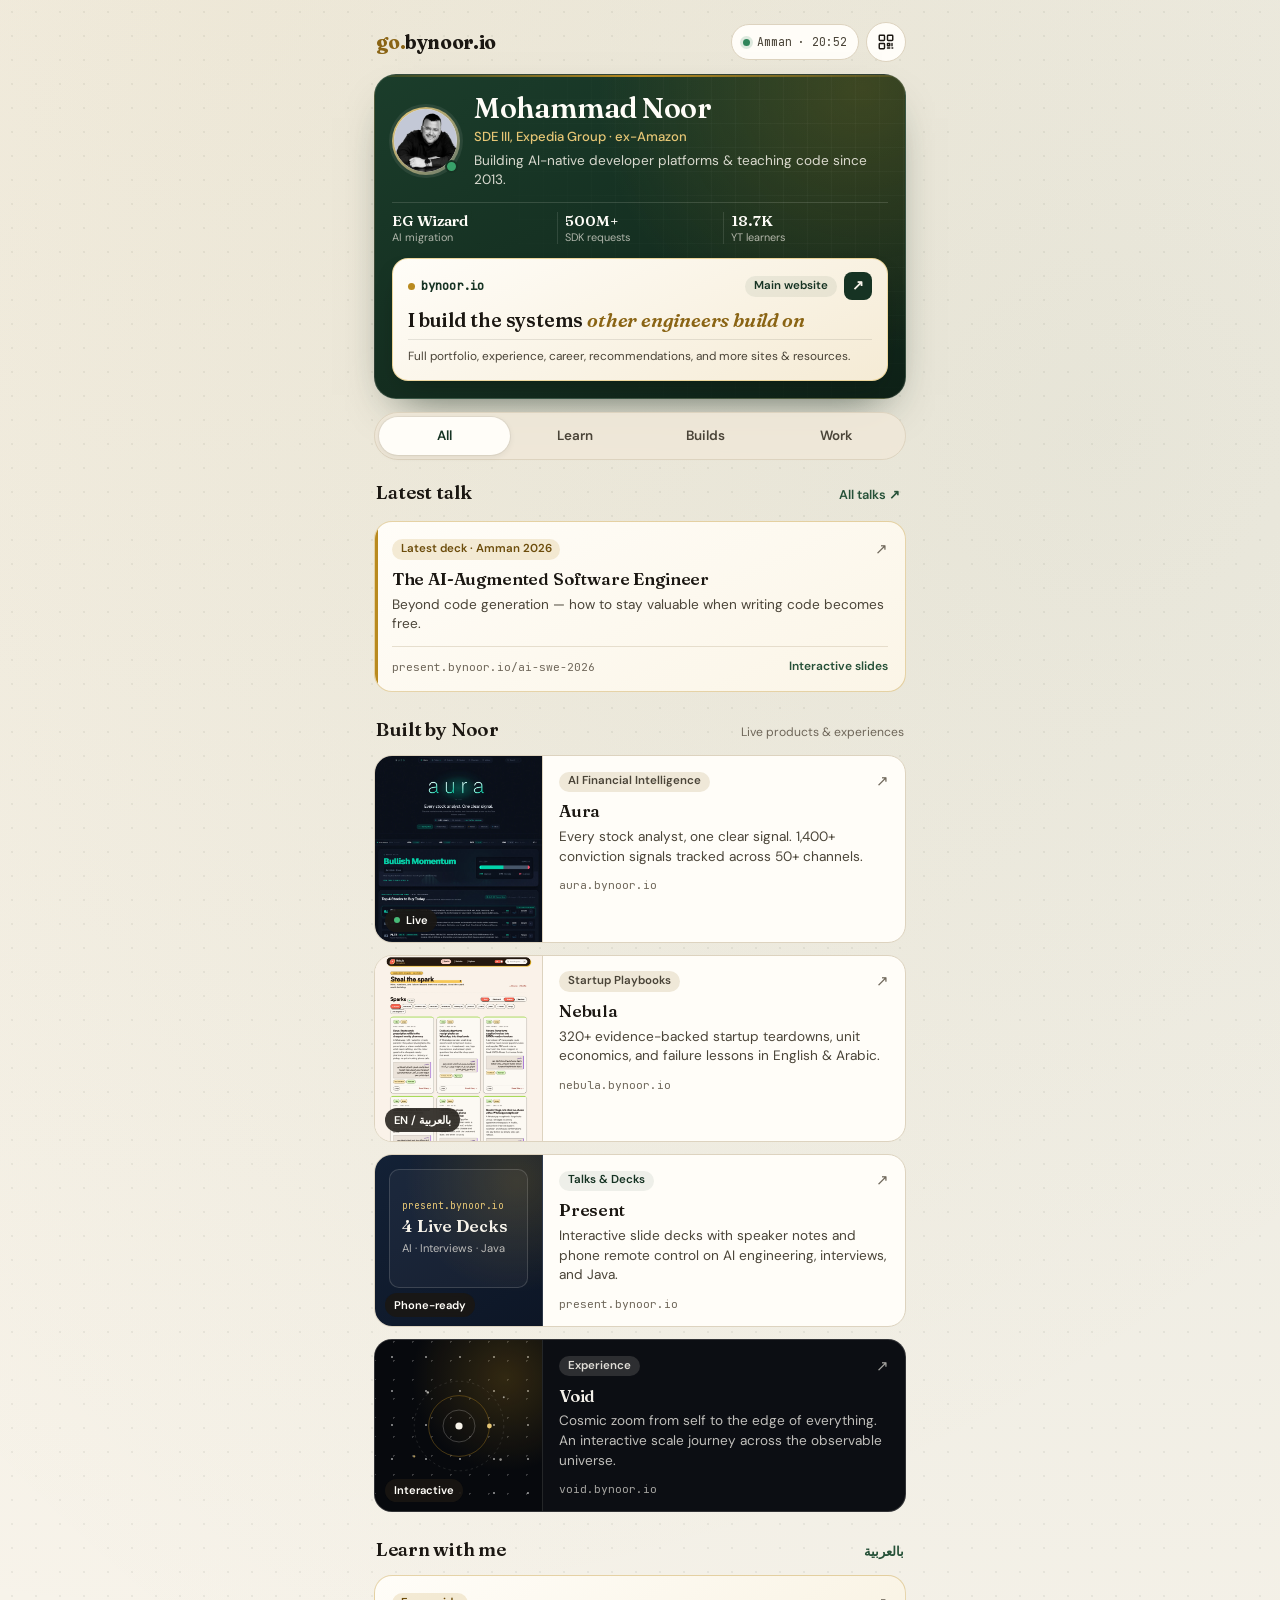
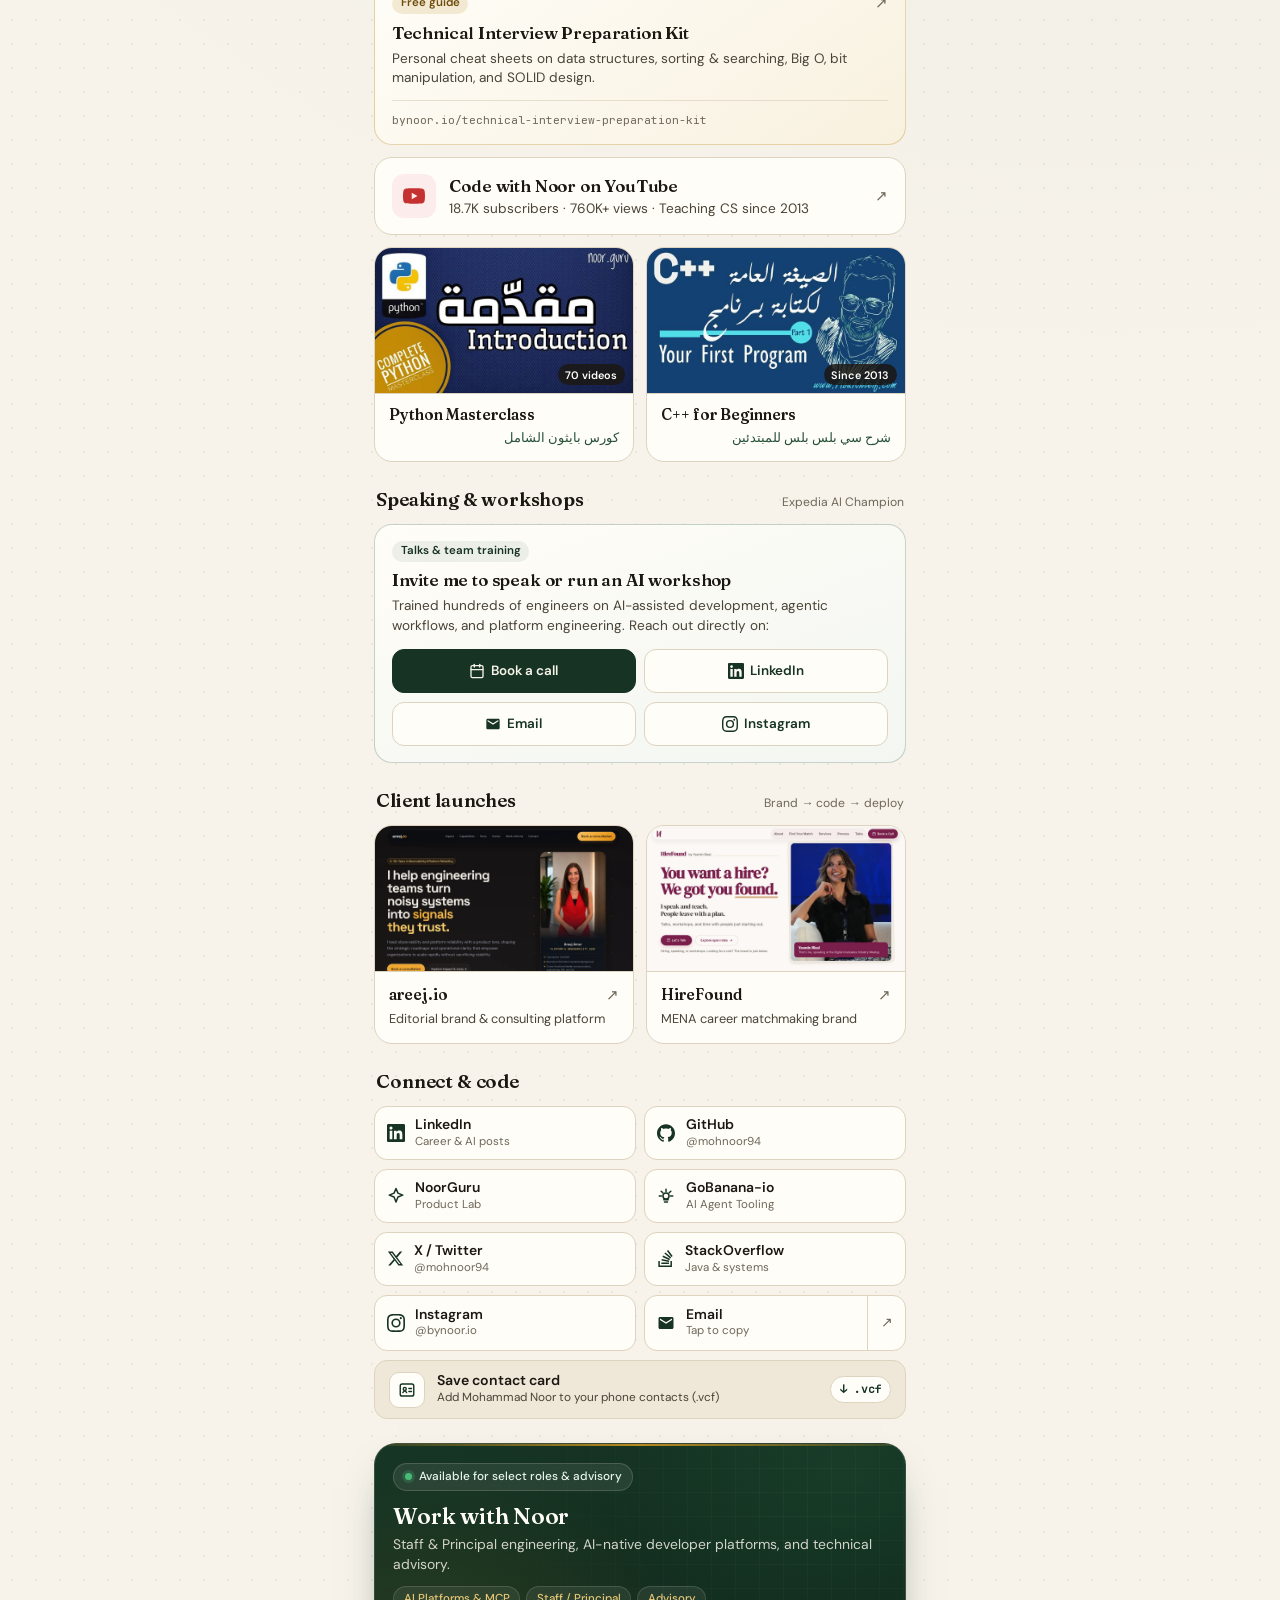
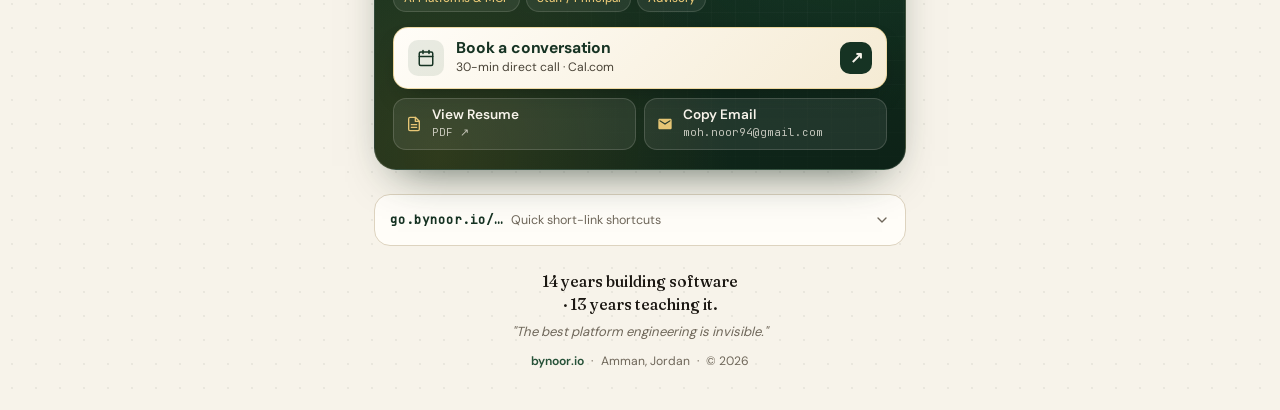
<file: index.html>
<!DOCTYPE html>
<html lang="en">
<head>
  <meta charset="UTF-8" />
  <meta name="viewport" content="width=device-width, initial-scale=1, viewport-fit=cover" />
  <meta name="theme-color" content="#f7f3ea" />

  <title>Mohammad Noor · go.bynoor.io</title>
  <meta name="description" content="Everything important by Mohammad Noor Abu Khlaif — talks, live AI builds (Aura, Nebula, Present, Void), Arabic coding courses, speaking inquiries, portfolio, and booking." />
  <meta name="author" content="Mohammad Noor Abu Khlaif" />
  <meta name="robots" content="index, follow" />
  <link rel="canonical" href="https://go.bynoor.io/" />

  <!-- Open Graph / Social -->
  <meta property="og:type" content="profile" />
  <meta property="og:site_name" content="go.bynoor.io" />
  <meta property="og:title" content="Mohammad Noor · Everything Important (go.bynoor.io)" />
  <meta property="og:description" content="SDE III at Expedia Group (ex-Amazon). Featured talks, live AI platforms, Arabic CS courses, speaking workshops, portfolio &amp; booking." />
  <meta property="og:url" content="https://go.bynoor.io/" />
  <meta property="og:image" content="https://go.bynoor.io/assets/images/og-image.png" />
  <meta property="og:image:width" content="1200" />
  <meta property="og:image:height" content="630" />
  <meta property="og:image:alt" content="Mohammad Noor Abu Khlaif — Software Engineer &amp; AI Advocate" />

  <meta name="twitter:card" content="summary_large_image" />
  <meta name="twitter:title" content="Mohammad Noor · go.bynoor.io" />
  <meta name="twitter:description" content="Official link directory for Mohammad Noor Abu Khlaif — talks, live AI builds, courses, speaking, and booking." />
  <meta name="twitter:image" content="https://go.bynoor.io/assets/images/og-image.png" />

  <!-- Icons & Manifest -->
  <link rel="manifest" href="/site.webmanifest" />
  <link rel="icon" type="image/png" sizes="32x32" href="/favicon-32x32.png" />
  <link rel="icon" type="image/png" sizes="16x16" href="/favicon-16x16.png" />
  <link rel="icon" href="/favicon.ico" />
  <link rel="apple-touch-icon" href="/apple-touch-icon.png" />

  <!-- Preload critical fonts & portrait -->
  <link rel="preload" as="font" href="/assets/fonts/fraunces-normal.woff2" type="font/woff2" crossorigin />
  <link rel="preload" as="font" href="/assets/fonts/dm-sans-variable.woff2" type="font/woff2" crossorigin />
  <link rel="preload" as="image" href="/assets/images/profile-pic.webp" type="image/webp" />

  <!-- Structured Data -->
  <script type="application/ld+json">
  {
    "@context": "https://schema.org",
    "@type": "ProfilePage",
    "url": "https://go.bynoor.io/",
    "name": "Mohammad Noor · go.bynoor.io",
    "mainEntity": {
      "@type": "Person",
      "@id": "https://bynoor.io/#person",
      "name": "Mohammad Noor Abu Khlaif",
      "alternateName": ["Noor Abu Khlaif", "Code with Noor", "mohnoor94"],
      "url": "https://bynoor.io/",
      "image": "https://go.bynoor.io/assets/images/profile-pic.webp",
      "jobTitle": "Software Development Engineer III",
      "worksFor": { "@type": "Organization", "name": "Expedia Group" },
      "sameAs": [
        "https://bynoor.io/",
        "https://present.bynoor.io/",
        "https://www.linkedin.com/in/mohnoor94",
        "https://github.com/mohnoor94",
        "https://github.com/NoorGuru",
        "https://github.com/GoBanana-io",
        "https://www.youtube.com/c/CodeWithNoor",
        "https://www.instagram.com/bynoor.io",
        "https://x.com/mohnoor94",
        "https://stackoverflow.com/users/2847543/mohammad-noor"
      ]
    }
  }
  </script>

  <!-- Google Analytics (lazy, non-blocking) -->
  <script>
    window.dataLayer = window.dataLayer || [];
    function gtag(){dataLayer.push(arguments);}
    gtag('js', new Date());
    gtag('config', 'G-XHXB3G7XDR');
    (()=>{let l=()=>{if(l.d)return;l.d=1;let s=document.createElement('script');s.async=true;s.src='https://www.googletagmanager.com/gtag/js?id=G-XHXB3G7XDR';document.head.appendChild(s)};['pointerdown','keydown','scroll','touchstart'].forEach(e=>addEventListener(e,l,{passive:true,once:true}));'requestIdleCallback'in window?requestIdleCallback(l,{timeout:3000}):setTimeout(l,3000)})();
  </script>

  <link rel="stylesheet" href="/styles.css" />
</head>
<body class="page">
  <a href="#directory" class="skip-link">Skip to links</a>

  <div class="dossier">
    <!-- Compact Top Utility Bar -->
    <header class="topbar">
      <a href="https://bynoor.io/" target="_blank" rel="noopener" class="wordmark" aria-label="go.bynoor.io — visit full website bynoor.io">
        <span class="wordmark__go">go.</span><span class="wordmark__base">bynoor.io</span>
      </a>

      <div class="topbar__right">
        <div class="clock-pill" aria-label="Local time in Amman, Jordan">
          <span class="status-dot" aria-hidden="true"></span>
          <span>Amman</span>
          <span class="clock-pill__sep" aria-hidden="true">·</span>
          <time id="amman-time" class="clock-pill__time">--:--</time>
        </div>

        <button type="button" class="icon-btn" id="open-share-btn" aria-label="Share link or show QR code">
          <svg width="18" height="18" viewBox="0 0 24 24" fill="none" stroke="currentColor" stroke-width="1.9" stroke-linecap="round" stroke-linejoin="round" aria-hidden="true">
            <rect x="3" y="3" width="7" height="7" rx="1"></rect>
            <rect x="14" y="3" width="7" height="7" rx="1"></rect>
            <rect x="3" y="14" width="7" height="7" rx="1"></rect>
            <path d="M14 14h3v3h-3zM20 14v3M14 20h3M20 20h1"></path>
          </svg>
        </button>
      </div>
    </header>

    <main id="directory" class="main">
      <!-- Deep Pine Identity Masthead + Flagship bynoor.io Portal Card -->
      <section class="hero-card" aria-label="Introduction">
        <div class="hero-card__identity">
          <div class="hero-card__avatar-wrap">
            <picture>
              <source srcset="/assets/images/profile-pic.webp" type="image/webp" />
              <img
                src="/assets/images/profile-pic.png"
                alt="Mohammad Noor Abu Khlaif"
                width="144"
                height="144"
                fetchpriority="high"
                decoding="async"
                class="hero-card__avatar"
              />
            </picture>
            <span class="hero-card__presence" title="Open to select roles &amp; advisory" aria-hidden="true"></span>
          </div>

          <div class="hero-card__bio">
            <h1 class="hero-card__name">Mohammad Noor</h1>
            <p class="hero-card__role">SDE III, Expedia Group · ex-Amazon</p>
            <p class="hero-card__line">Building AI-native developer platforms &amp; teaching code since 2013.</p>
          </div>
        </div>

        <dl class="hero-proof" aria-label="Selected track record">
          <div class="hero-proof__item">
            <dt class="hero-proof__label">AI migration</dt>
            <dd class="hero-proof__val">EG Wizard</dd>
          </div>
          <div class="hero-proof__item">
            <dt class="hero-proof__label">SDK requests</dt>
            <dd class="hero-proof__val">500M+</dd>
          </div>
          <div class="hero-proof__item">
            <dt class="hero-proof__label">YT learners</dt>
            <dd class="hero-proof__val">18.7K</dd>
          </div>
        </dl>

        <a
          href="https://bynoor.io/"
          target="_blank"
          rel="noopener"
          class="hero-site-card"
        >
          <div class="hero-site-card__chrome">
            <span class="hero-site-card__domain">
              <span class="hero-site-card__dot" aria-hidden="true"></span>
              <span>bynoor.io</span>
            </span>
            <span class="hero-site-card__right">
              <span class="pill pill--pine">Main website</span>
              <span class="hero-site-card__arrow" aria-hidden="true">↗</span>
            </span>
          </div>
          <p class="hero-site-card__headline">
            I build the systems <em class="hero-site-card__em">other engineers build on</em>
          </p>
          <p class="hero-site-card__foot">
            Full portfolio, experience, career, recommendations, and more sites &amp; resources.
          </p>
        </a>
      </section>

      <!-- Interactive Audience Filter Rail -->
      <nav class="filter-bar" aria-label="Filter links by focus">
        <div class="filter-tabs" role="tablist" aria-label="Directory categories">
          <span class="filter-tabs__indicator" aria-hidden="true"></span>
          <button type="button" role="tab" aria-selected="true" class="filter-tab is-active" data-filter="all">All</button>
          <button type="button" role="tab" aria-selected="false" class="filter-tab" data-filter="learn">Learn</button>
          <button type="button" role="tab" aria-selected="false" class="filter-tab" data-filter="builds">Builds</button>
          <button type="button" role="tab" aria-selected="false" class="filter-tab" data-filter="work">Work</button>
        </div>
      </nav>

      <!-- Section 1: Latest Talk on Top -->
      <section class="dir-section" data-section="talks" aria-labelledby="sec-talks">
        <div class="dir-section__head">
          <h2 id="sec-talks" class="dir-section__title">Latest talk</h2>
          <a href="https://present.bynoor.io/" target="_blank" rel="noopener" class="dir-section__more">All talks ↗</a>
        </div>

        <div class="stack">
          <a
            href="https://present.bynoor.io/ai-swe-2026/"
            target="_blank"
            rel="noopener"
            class="card card--talk-featured"
            data-groups="learn work"
          >
            <div class="card__top">
              <span class="pill pill--brass">Latest deck · Amman 2026</span>
              <span class="card__arrow" aria-hidden="true">↗</span>
            </div>
            <h3 class="card__title">The AI-Augmented Software Engineer</h3>
            <p class="card__desc">
              Beyond code generation — how to stay valuable when writing code becomes free.
            </p>
            <div class="card__foot">
              <span class="card__host">present.bynoor.io/ai-swe-2026</span>
              <span class="card__stat">Interactive slides</span>
            </div>
          </a>
        </div>
      </section>

      <!-- Section 2: Built by Noor (All Full-Wide Cards, including Present & Void) -->
      <section class="dir-section" data-section="builds" aria-labelledby="sec-builds">
        <div class="dir-section__head">
          <h2 id="sec-builds" class="dir-section__title">Built by Noor</h2>
          <span class="dir-section__note">Live products &amp; experiences</span>
        </div>

        <div class="bento">
          <a
            href="https://aura.bynoor.io"
            target="_blank"
            rel="noopener"
            class="card card--showcase"
            data-groups="builds"
          >
            <div class="card__thumb">
              <img
                src="/assets/images/aura-preview.webp"
                alt="Aura — AI Financial Intelligence platform preview"
                width="1200"
                height="1333"
                loading="lazy"
                decoding="async"
              />
              <span class="live-chip">
                <span class="live-chip__dot" aria-hidden="true"></span>
                Live
              </span>
            </div>
            <div class="card__body">
              <div class="card__top">
                <span class="pill pill--neutral">AI Financial Intelligence</span>
                <span class="card__arrow" aria-hidden="true">↗</span>
              </div>
              <h3 class="card__title">Aura</h3>
              <p class="card__desc">Every stock analyst, one clear signal. 1,400+ conviction signals tracked across 50+ channels.</p>
              <span class="card__host">aura.bynoor.io</span>
            </div>
          </a>

          <a
            href="https://nebula.bynoor.io"
            target="_blank"
            rel="noopener"
            class="card card--showcase"
            data-groups="builds learn"
          >
            <div class="card__thumb">
              <img
                src="/assets/images/nebula-preview.webp"
                alt="Nebula — Bilingual startup playbooks library preview"
                width="1200"
                height="1333"
                loading="lazy"
                decoding="async"
              />
              <span class="live-chip live-chip--bilingual" lang="ar">EN / بالعربية</span>
            </div>
            <div class="card__body">
              <div class="card__top">
                <span class="pill pill--neutral">Startup Playbooks</span>
                <span class="card__arrow" aria-hidden="true">↗</span>
              </div>
              <h3 class="card__title">Nebula</h3>
              <p class="card__desc">320+ evidence-backed startup teardowns, unit economics, and failure lessons in English &amp; Arabic.</p>
              <span class="card__host">nebula.bynoor.io</span>
            </div>
          </a>

          <a
            href="https://present.bynoor.io/"
            target="_blank"
            rel="noopener"
            class="card card--showcase card--present"
            data-groups="builds learn work"
          >
            <div class="card__thumb card__thumb--present" aria-hidden="true">
              <div class="present-stage">
                <span class="present-stage__kicker">present.bynoor.io</span>
                <span class="present-stage__headline">4 Live Decks</span>
                <span class="present-stage__sub">AI · Interviews · Java</span>
              </div>
              <span class="live-chip">Phone-ready</span>
            </div>
            <div class="card__body">
              <div class="card__top">
                <span class="pill pill--pine">Talks &amp; Decks</span>
                <span class="card__arrow" aria-hidden="true">↗</span>
              </div>
              <h3 class="card__title">Present</h3>
              <p class="card__desc">Interactive slide decks with speaker notes and phone remote control on AI engineering, interviews, and Java.</p>
              <span class="card__host">present.bynoor.io</span>
            </div>
          </a>

          <a
            href="https://void.bynoor.io"
            target="_blank"
            rel="noopener"
            class="card card--showcase card--void-wide"
            data-groups="builds"
          >
            <div class="card__thumb card__thumb--void" aria-hidden="true">
              <svg class="void-orbit" viewBox="0 0 180 140" fill="none" xmlns="http://www.w3.org/2000/svg">
                <circle cx="90" cy="70" r="56" stroke="rgba(244,241,234,0.14)" stroke-dasharray="3 4" />
                <circle cx="90" cy="70" r="38" stroke="rgba(185,138,31,0.45)" />
                <circle cx="90" cy="70" r="20" stroke="rgba(244,241,234,0.28)" />
                <circle cx="90" cy="70" r="4.5" fill="#f7f3ea" />
                <circle cx="128" cy="70" r="3" fill="#e6c675" />
                <circle cx="51" cy="28" r="1.5" fill="#f7f3ea" opacity="0.7" />
                <circle cx="146" cy="34" r="1.2" fill="#f7f3ea" opacity="0.6" />
                <circle cx="34" cy="108" r="1.4" fill="#e6c675" opacity="0.75" />
                <circle cx="142" cy="112" r="1.6" fill="#f7f3ea" opacity="0.55" />
              </svg>
              <span class="live-chip">Interactive</span>
            </div>
            <div class="card__body">
              <div class="card__top">
                <span class="pill pill--void">Experience</span>
                <span class="card__arrow" aria-hidden="true">↗</span>
              </div>
              <h3 class="card__title">Void</h3>
              <p class="card__desc">Cosmic zoom from self to the edge of everything. An interactive scale journey across the observable universe.</p>
              <span class="card__host">void.bynoor.io</span>
            </div>
          </a>
        </div>
      </section>

      <!-- Section 3: Learn with me -->
      <section class="dir-section" data-section="learn" aria-labelledby="sec-learn">
        <div class="dir-section__head">
          <h2 id="sec-learn" class="dir-section__title">Learn with me</h2>
          <span class="dir-section__ar" lang="ar">بالعربية</span>
        </div>

        <div class="stack">
          <a
            href="https://bynoor.io/technical-interview-preparation-kit/"
            target="_blank"
            rel="noopener"
            class="card card--kit"
            data-groups="learn work"
          >
            <div class="card__top">
              <span class="pill pill--brass">Free guide</span>
              <span class="card__arrow" aria-hidden="true">↗</span>
            </div>
            <h3 class="card__title">Technical Interview Preparation Kit</h3>
            <p class="card__desc">
              Personal cheat sheets on data structures, sorting &amp; searching, Big O, bit manipulation, and SOLID design.
            </p>
            <div class="card__foot">
              <span class="card__host">bynoor.io/technical-interview-preparation-kit</span>
            </div>
          </a>

          <a
            href="https://www.youtube.com/c/CodeWithNoor"
            target="_blank"
            rel="noopener"
            class="card card--youtube"
            data-groups="learn"
          >
            <div class="yt-row">
              <div class="yt-badge" aria-hidden="true">
                <svg width="22" height="22" viewBox="0 0 24 24" fill="currentColor">
                  <path d="M23.498 6.186a3.016 3.016 0 00-2.122-2.136C19.505 3.545 12 3.545 12 3.545s-7.505 0-9.377.505A3.017 3.017 0 00.502 6.186C0 8.07 0 12 0 12s0 3.93.502 5.814a3.016 3.016 0 002.122 2.136c1.871.505 9.376.505 9.376.505s7.505 0 9.377-.505a3.015 3.015 0 002.122-2.136C24 15.93 24 12 24 12s0-3.93-.502-5.814zM9.545 15.568V8.432L15.818 12l-6.273 3.568z"/>
                </svg>
              </div>
              <div class="yt-row__body">
                <h3 class="card__title">Code with Noor on YouTube</h3>
                <p class="card__desc">18.7K subscribers · 760K+ views · Teaching CS since 2013</p>
              </div>
              <span class="card__arrow" aria-hidden="true">↗</span>
            </div>
          </a>

          <div class="grid-2">
            <a
              href="https://www.youtube.com/playlist?list=PLaOfjyVFnPmW1sycl5qH3PH_vymkguOq8"
              target="_blank"
              rel="noopener"
              class="card card--course"
              data-groups="learn"
            >
              <div class="course-thumb">
                <img
                  src="/assets/images/teach-python.jpg"
                  alt="Complete Python Masterclass in Arabic"
                  width="640"
                  height="360"
                  loading="lazy"
                  decoding="async"
                />
                <span class="course-thumb__badge">70 videos</span>
              </div>
              <div class="course-body">
                <h3 class="course-title">Python Masterclass</h3>
                <p class="course-ar" lang="ar" dir="rtl">كورس بايثون الشامل</p>
              </div>
            </a>

            <a
              href="https://www.youtube.com/playlist?list=PLaOfjyVFnPmXYSeCeSuitSai8FuM-IacQ"
              target="_blank"
              rel="noopener"
              class="card card--course"
              data-groups="learn"
            >
              <div class="course-thumb">
                <img
                  src="/assets/images/teach-cpp.jpg"
                  alt="C++ for Beginners in Arabic"
                  width="640"
                  height="360"
                  loading="lazy"
                  decoding="async"
                />
                <span class="course-thumb__badge">Since 2013</span>
              </div>
              <div class="course-body">
                <h3 class="course-title">C++ for Beginners</h3>
                <p class="course-ar" lang="ar" dir="rtl">شرح سي بلس بلس للمبتدئين</p>
              </div>
            </a>
          </div>
        </div>
      </section>

      <!-- Section 4: Speaking & AI Workshops -->
      <section class="dir-section" data-section="speaking" aria-labelledby="sec-speaking">
        <div class="dir-section__head">
          <h2 id="sec-speaking" class="dir-section__title">Speaking &amp; workshops</h2>
          <span class="dir-section__note">Expedia AI Champion</span>
        </div>

        <div class="card card--speaking" data-groups="work learn">
          <div class="card__top">
            <span class="pill pill--pine">Talks &amp; team training</span>
          </div>
          <h3 class="card__title">Invite me to speak or run an AI workshop</h3>
          <p class="card__desc">
            Trained hundreds of engineers on AI-assisted development, agentic workflows, and platform engineering. Reach out directly on:
          </p>

          <div class="speaking-channels">
            <a
              href="https://cal.com/mohammad-noor"
              target="_blank"
              rel="noopener"
              class="channel-btn channel-btn--primary"
            >
              <svg width="16" height="16" viewBox="0 0 24 24" fill="none" stroke="currentColor" stroke-width="2" stroke-linecap="round" stroke-linejoin="round" aria-hidden="true">
                <rect x="3" y="4" width="18" height="18" rx="2" ry="2"></rect>
                <line x1="16" y1="2" x2="16" y2="6"></line>
                <line x1="8" y1="2" x2="8" y2="6"></line>
                <line x1="3" y1="10" x2="21" y2="10"></line>
              </svg>
              <span>Book a call</span>
            </a>

            <a
              href="https://www.linkedin.com/in/mohnoor94"
              target="_blank"
              rel="noopener"
              class="channel-btn"
            >
              <svg width="16" height="16" viewBox="0 0 24 24" fill="currentColor" aria-hidden="true">
                <path d="M20.447 20.452h-3.554v-5.569c0-1.328-.027-3.037-1.852-3.037-1.853 0-2.136 1.445-2.136 2.939v5.667H9.351V9h3.414v1.561h.046c.477-.9 1.637-1.85 3.37-1.85 3.601 0 4.267 2.37 4.267 5.455v6.286zM5.337 7.433a2.062 2.062 0 01-2.063-2.065 2.064 2.064 0 112.063 2.065zm1.782 13.019H3.555V9h3.564v11.452zM22.225 0H1.771C.792 0 0 .774 0 1.729v20.542C0 23.227.792 24 1.771 24h20.451C23.2 24 24 23.227 24 22.271V1.729C24 .774 23.2 0 22.222 0h.003z"/>
              </svg>
              <span>LinkedIn</span>
            </a>

            <a
              href="mailto:moh.noor94@gmail.com?subject=Speaking%20%2F%20AI%20Workshop%20Inquiry%20via%20go.bynoor.io"
              class="channel-btn"
            >
              <svg width="16" height="16" viewBox="0 0 24 24" fill="currentColor" aria-hidden="true">
                <path d="M20 4H4c-1.1 0-2 .9-2 2v12c0 1.1.9 2 2 2h16c1.1 0 2-.9 2-2V6c0-1.1-.9-2-2-2zm0 4l-8 5-8-5V6l8 5 8-5v2z"/>
              </svg>
              <span>Email</span>
            </a>

            <a
              href="https://www.instagram.com/bynoor.io"
              target="_blank"
              rel="noopener"
              class="channel-btn"
            >
              <svg width="16" height="16" viewBox="0 0 24 24" fill="currentColor" aria-hidden="true">
                <path d="M12 2.163c3.204 0 3.584.012 4.85.07 3.252.148 4.771 1.691 4.919 4.919.058 1.265.069 1.645.069 4.849 0 3.205-.012 3.584-.069 4.849-.149 3.225-1.664 4.771-4.919 4.919-1.266.058-1.644.07-4.85.07-3.204 0-3.584-.012-4.849-.07-3.26-.149-4.771-1.699-4.919-4.92-.058-1.265-.07-1.644-.07-4.849 0-3.204.013-3.583.07-4.849.149-3.227 1.664-4.771 4.919-4.919 1.266-.057 1.645-.069 4.849-.069zM12 0C8.741 0 8.333.014 7.053.072 2.695.272.273 2.69.073 7.052.014 8.333 0 8.741 0 12c0 3.259.014 3.668.072 4.948.2 4.358 2.618 6.78 6.98 6.98 1.281.058 1.689.072 4.948.072 3.259 0 3.668-.014 4.948-.072 4.354-.2 6.782-2.618 6.979-6.98.059-1.28.073-1.689.073-4.948 0-3.259-.014-3.667-.072-4.947-.196-4.354-2.617-6.78-6.979-6.98C15.668.014 15.259 0 12 0zm0 5.838a6.162 6.162 0 1 0 0 12.324 6.162 6.162 0 0 0 0-12.324zM12 16a4 4 0 1 1 0-8 4 4 0 0 1 0 8zm6.406-11.845a1.44 1.44 0 1 0 0 2.881 1.44 1.44 0 0 0 0-2.881z"/>
              </svg>
              <span>Instagram</span>
            </a>
          </div>
        </div>
      </section>

      <!-- Section 5: Client launches -->
      <section class="dir-section" data-section="clients" aria-labelledby="sec-clients">
        <div class="dir-section__head">
          <h2 id="sec-clients" class="dir-section__title">Client launches</h2>
          <span class="dir-section__note">Brand → code → deploy</span>
        </div>

        <div class="grid-2">
          <a
            href="https://areej.io/"
            target="_blank"
            rel="noopener"
            class="card card--client"
            data-groups="work builds"
          >
            <div class="client-thumb">
              <img
                src="/assets/images/areej-preview.webp"
                alt="areej.io editorial brand and consulting site"
                width="1200"
                height="750"
                loading="lazy"
                decoding="async"
              />
            </div>
            <div class="client-body">
              <div class="card__top">
                <h3 class="course-title">areej.io</h3>
                <span class="card__arrow" aria-hidden="true">↗</span>
              </div>
              <p class="card__desc">Editorial brand &amp; consulting platform</p>
            </div>
          </a>

          <a
            href="https://mohnoor94.github.io/hire-found/"
            target="_blank"
            rel="noopener"
            class="card card--client"
            data-groups="work builds"
          >
            <div class="client-thumb">
              <img
                src="/assets/images/hirefound-preview.webp"
                alt="HireFound career matchmaking site"
                width="1200"
                height="750"
                loading="lazy"
                decoding="async"
              />
            </div>
            <div class="client-body">
              <div class="card__top">
                <h3 class="course-title">HireFound</h3>
                <span class="card__arrow" aria-hidden="true">↗</span>
              </div>
              <p class="card__desc">MENA career matchmaking brand</p>
            </div>
          </a>
        </div>
      </section>

      <!-- Section 6: Connect & Code + One-Tap Save Contact (.vcf) -->
      <section class="dir-section" data-section="connect" aria-labelledby="sec-connect">
        <div class="dir-section__head">
          <h2 id="sec-connect" class="dir-section__title">Connect &amp; code</h2>
        </div>

        <div class="connect-grid">
          <a href="https://www.linkedin.com/in/mohnoor94" target="_blank" rel="noopener" class="connect-tile" data-groups="work">
            <svg class="connect-tile__icon" width="18" height="18" viewBox="0 0 24 24" fill="currentColor" aria-hidden="true">
              <path d="M20.447 20.452h-3.554v-5.569c0-1.328-.027-3.037-1.852-3.037-1.853 0-2.136 1.445-2.136 2.939v5.667H9.351V9h3.414v1.561h.046c.477-.9 1.637-1.85 3.37-1.85 3.601 0 4.267 2.37 4.267 5.455v6.286zM5.337 7.433a2.062 2.062 0 01-2.063-2.065 2.064 2.064 0 112.063 2.065zm1.782 13.019H3.555V9h3.564v11.452zM22.225 0H1.771C.792 0 0 .774 0 1.729v20.542C0 23.227.792 24 1.771 24h20.451C23.2 24 24 23.227 24 22.271V1.729C24 .774 23.2 0 22.222 0h.003z"/>
            </svg>
            <div class="connect-tile__meta">
              <span class="connect-tile__name">LinkedIn</span>
              <span class="connect-tile__sub">Career &amp; AI posts</span>
            </div>
          </a>

          <a href="https://github.com/mohnoor94" target="_blank" rel="noopener" class="connect-tile" data-groups="builds work">
            <svg class="connect-tile__icon" width="18" height="18" viewBox="0 0 24 24" fill="currentColor" aria-hidden="true">
              <path d="M12 .297c-6.63 0-12 5.373-12 12 0 5.303 3.438 9.8 8.205 11.385.6.113.82-.258.82-.577 0-.285-.01-1.04-.015-2.04-3.338.724-4.042-1.61-4.042-1.61C4.422 18.07 3.633 17.7 3.633 17.7c-1.087-.744.084-.729.084-.729 1.205.084 1.838 1.236 1.838 1.236 1.07 1.835 2.809 1.305 3.495.998.108-.776.417-1.305.76-1.605-2.665-.3-5.466-1.332-5.466-5.93 0-1.31.465-2.38 1.235-3.22-.135-.303-.54-1.523.105-3.176 0 0 1.005-.322 3.3 1.23.96-.267 1.98-.399 3-.405 1.02.006 2.04.138 3 .405 2.28-1.552 3.285-1.23 3.285-1.23.645 1.653.24 2.873.12 3.176.765.84 1.23 1.91 1.23 3.22 0 4.61-2.805 5.625-5.475 5.92.42.36.81 1.096.81 2.22 0 1.606-.015 2.896-.015 3.286 0 .315.21.69.825.57C20.565 22.092 24 17.592 24 12.297c0-6.627-5.373-12-12-12"/>
            </svg>
            <div class="connect-tile__meta">
              <span class="connect-tile__name">GitHub</span>
              <span class="connect-tile__sub">@mohnoor94</span>
            </div>
          </a>

          <a href="https://github.com/NoorGuru" target="_blank" rel="noopener" class="connect-tile" data-groups="builds">
            <svg class="connect-tile__icon" width="18" height="18" viewBox="0 0 24 24" fill="none" stroke="currentColor" stroke-width="2" stroke-linecap="round" stroke-linejoin="round" aria-hidden="true">
              <path d="M12 2l2.6 6.2L21 10.8l-6.4 2.6L12 20l-2.6-6.6L3 10.8l6.4-2.6L12 2z"></path>
            </svg>
            <div class="connect-tile__meta">
              <span class="connect-tile__name">NoorGuru</span>
              <span class="connect-tile__sub">Product Lab</span>
            </div>
          </a>

          <a href="https://github.com/GoBanana-io" target="_blank" rel="noopener" class="connect-tile" data-groups="builds">
            <svg class="connect-tile__icon" width="18" height="18" viewBox="0 0 24 24" fill="none" stroke="currentColor" stroke-width="2" stroke-linecap="round" stroke-linejoin="round" aria-hidden="true">
              <path d="M12 3v3M5.6 5.6l2.1 2.1M3 12h3M18.4 5.6l-2.1 2.1M21 12h-3M9 17h6M10 20h4"></path>
              <circle cx="12" cy="12" r="4"></circle>
            </svg>
            <div class="connect-tile__meta">
              <span class="connect-tile__name">GoBanana-io</span>
              <span class="connect-tile__sub">AI Agent Tooling</span>
            </div>
          </a>

          <a href="https://x.com/mohnoor94" target="_blank" rel="noopener" class="connect-tile" data-groups="work">
            <svg class="connect-tile__icon" width="17" height="17" viewBox="0 0 24 24" fill="currentColor" aria-hidden="true">
              <path d="M18.244 2.25h3.308l-7.227 8.26 8.502 11.24H16.17l-5.214-6.817L4.99 21.75H1.68l7.73-8.835L1.254 2.25H8.08l4.713 6.231zm-1.161 17.52h1.833L7.084 4.126H5.117z"/>
            </svg>
            <div class="connect-tile__meta">
              <span class="connect-tile__name">X / Twitter</span>
              <span class="connect-tile__sub">@mohnoor94</span>
            </div>
          </a>

          <a href="https://stackoverflow.com/users/2847543/mohammad-noor" target="_blank" rel="noopener" class="connect-tile" data-groups="work learn">
            <svg class="connect-tile__icon" width="17" height="17" viewBox="0 0 24 24" fill="currentColor" aria-hidden="true">
              <path d="M15.725 0l-1.72 1.277 6.39 8.588 1.716-1.277L15.725 0zm-3.94 3.418l-1.369 1.644 8.225 6.85 1.369-1.644-8.225-6.85zm-3.15 4.465l-.905 1.94 9.702 4.517.904-1.94-9.701-4.517zm-1.85 4.86l-.44 2.093 10.473 2.2.44-2.092-10.473-2.2zM1.89 15.47V24h19.19v-8.53h-2.133v6.397H4.021v-6.396H1.89zm4.265 2.133v2.13h10.66v-2.13H6.154z"/>
            </svg>
            <div class="connect-tile__meta">
              <span class="connect-tile__name">StackOverflow</span>
              <span class="connect-tile__sub">Java &amp; systems</span>
            </div>
          </a>

          <a href="https://www.instagram.com/bynoor.io" target="_blank" rel="noopener" class="connect-tile" data-groups="learn">
            <svg class="connect-tile__icon" width="18" height="18" viewBox="0 0 24 24" fill="currentColor" aria-hidden="true">
              <path d="M12 2.163c3.204 0 3.584.012 4.85.07 3.252.148 4.771 1.691 4.919 4.919.058 1.265.069 1.645.069 4.849 0 3.205-.012 3.584-.069 4.849-.149 3.225-1.664 4.771-4.919 4.919-1.266.058-1.644.07-4.85.07-3.204 0-3.584-.012-4.849-.07-3.26-.149-4.771-1.699-4.919-4.92-.058-1.265-.07-1.644-.07-4.849 0-3.204.013-3.583.07-4.849.149-3.227 1.664-4.771 4.919-4.919 1.266-.057 1.645-.069 4.849-.069zM12 0C8.741 0 8.333.014 7.053.072 2.695.272.273 2.69.073 7.052.014 8.333 0 8.741 0 12c0 3.259.014 3.668.072 4.948.2 4.358 2.618 6.78 6.98 6.98 1.281.058 1.689.072 4.948.072 3.259 0 3.668-.014 4.948-.072 4.354-.2 6.782-2.618 6.979-6.98.059-1.28.073-1.689.073-4.948 0-3.259-.014-3.667-.072-4.947-.196-4.354-2.617-6.78-6.979-6.98C15.668.014 15.259 0 12 0zm0 5.838a6.162 6.162 0 1 0 0 12.324 6.162 6.162 0 0 0 0-12.324zM12 16a4 4 0 1 1 0-8 4 4 0 0 1 0 8zm6.406-11.845a1.44 1.44 0 1 0 0 2.881 1.44 1.44 0 0 0 0-2.881z"/>
            </svg>
            <div class="connect-tile__meta">
              <span class="connect-tile__name">Instagram</span>
              <span class="connect-tile__sub">@bynoor.io</span>
            </div>
          </a>

          <div class="connect-tile connect-tile--email" data-groups="work">
            <button
              type="button"
              class="connect-tile__copy-btn"
              data-copy="moh.noor94@gmail.com"
              data-toast="Email copied to clipboard"
              aria-label="Copy moh.noor94@gmail.com"
            >
              <svg class="connect-tile__icon" width="18" height="18" viewBox="0 0 24 24" fill="currentColor" aria-hidden="true">
                <path d="M20 4H4c-1.1 0-2 .9-2 2v12c0 1.1.9 2 2 2h16c1.1 0 2-.9 2-2V6c0-1.1-.9-2-2-2zm0 4l-8 5-8-5V6l8 5 8-5v2z"/>
              </svg>
              <span class="connect-tile__meta">
                <span class="connect-tile__name">Email</span>
                <span class="connect-tile__sub">Tap to copy</span>
              </span>
            </button>
            <a href="mailto:moh.noor94@gmail.com" class="connect-tile__mail-link" aria-label="Open email app to write to moh.noor94@gmail.com" title="Open mail app">↗</a>
          </div>
        </div>

        <a
          href="/noor.vcf"
          download="Mohammad-Noor.vcf"
          class="vcard-strip"
          data-groups="work builds learn"
        >
          <span class="vcard-strip__icon" aria-hidden="true">
            <svg width="18" height="18" viewBox="0 0 24 24" fill="none" stroke="currentColor" stroke-width="1.9" stroke-linecap="round" stroke-linejoin="round">
              <rect x="3" y="4" width="18" height="16" rx="2.5"></rect>
              <circle cx="9" cy="10.5" r="2"></circle>
              <path d="M6.5 15.5c.6-1.4 1.6-2 2.5-2s1.9.6 2.5 2"></path>
              <path d="M14.5 10h3.5M14.5 14h3.5"></path>
            </svg>
          </span>
          <span class="vcard-strip__meta">
            <span class="vcard-strip__title">Save contact card</span>
            <span class="vcard-strip__sub">Add Mohammad Noor to your phone contacts (.vcf)</span>
          </span>
          <span class="vcard-strip__badge" aria-hidden="true">↓ .vcf</span>
        </a>
      </section>

      <!-- Section 7 (LAST): Work with Noor Executive Invitation Card -->
      <section class="dir-section dir-section--closing" data-section="closing-work" aria-labelledby="sec-work">
        <div class="closing-card" data-groups="work">
          <div class="closing-status">
            <span class="closing-status__dot" aria-hidden="true"></span>
            <span>Available for select roles &amp; advisory</span>
          </div>

          <div class="closing-card__head">
            <h2 id="sec-work" class="closing-card__title">Work with Noor</h2>
            <p class="closing-card__desc">
              Staff &amp; Principal engineering, AI-native developer platforms, and technical advisory.
            </p>
          </div>

          <ul class="closing-chips" aria-label="Focus areas">
            <li class="closing-chip">AI Platforms &amp; MCP</li>
            <li class="closing-chip">Staff / Principal</li>
            <li class="closing-chip">Advisory</li>
          </ul>

          <a
            href="https://cal.com/mohammad-noor"
            target="_blank"
            rel="noopener"
            class="closing-cta"
          >
            <span class="closing-cta__icon" aria-hidden="true">
              <svg width="18" height="18" viewBox="0 0 24 24" fill="none" stroke="currentColor" stroke-width="2" stroke-linecap="round" stroke-linejoin="round">
                <rect x="3" y="4" width="18" height="18" rx="2" ry="2"></rect>
                <line x1="16" y1="2" x2="16" y2="6"></line>
                <line x1="8" y1="2" x2="8" y2="6"></line>
                <line x1="3" y1="10" x2="21" y2="10"></line>
              </svg>
            </span>
            <span class="closing-cta__text">
              <span class="closing-cta__title">Book a conversation</span>
              <span class="closing-cta__meta">30-min direct call · Cal.com</span>
            </span>
            <span class="closing-cta__arrow" aria-hidden="true">↗</span>
          </a>

          <div class="closing-actions">
            <a
              href="https://bynoor.io/mohammad-noor-abu-khlaif-software-engineer-resume.pdf"
              target="_blank"
              rel="noopener"
              class="closing-action"
            >
              <svg class="closing-action__icon" width="16" height="16" viewBox="0 0 24 24" fill="none" stroke="currentColor" stroke-width="2" stroke-linecap="round" stroke-linejoin="round" aria-hidden="true">
                <path d="M14 2H6a2 2 0 0 0-2 2v16a2 2 0 0 0 2 2h12a2 2 0 0 0 2-2V8z"></path>
                <polyline points="14 2 14 8 20 8"></polyline>
                <line x1="16" y1="13" x2="8" y2="13"></line>
                <line x1="16" y1="17" x2="8" y2="17"></line>
              </svg>
              <span class="closing-action__text">
                <span class="closing-action__label">View Resume</span>
                <span class="closing-action__sub">PDF ↗</span>
              </span>
            </a>

            <button
              type="button"
              class="closing-action"
              data-copy="moh.noor94@gmail.com"
              data-toast="Email copied to clipboard"
              aria-label="Copy moh.noor94@gmail.com to clipboard"
            >
              <svg class="closing-action__icon" width="16" height="16" viewBox="0 0 24 24" fill="currentColor" aria-hidden="true">
                <path d="M20 4H4c-1.1 0-2 .9-2 2v12c0 1.1.9 2 2 2h16c1.1 0 2-.9 2-2V6c0-1.1-.9-2-2-2zm0 4l-8 5-8-5V6l8 5 8-5v2z"/>
              </svg>
              <span class="closing-action__text">
                <span class="closing-action__label">Copy Email</span>
                <span class="closing-action__sub">moh.noor94@gmail.com</span>
              </span>
            </button>
          </div>
        </div>
      </section>
    </main>

    <!-- Footer & Short-Links Drawer -->
    <footer class="footer">
      <details class="shortlinks-drawer">
        <summary class="shortlinks-drawer__summary">
          <span class="shortlinks-drawer__title">
            <span class="shortlinks-drawer__mono">go.bynoor.io/…</span>
            <span class="shortlinks-drawer__hint">Quick short-link shortcuts</span>
          </span>
          <svg class="shortlinks-drawer__chevron" width="16" height="16" viewBox="0 0 24 24" fill="none" stroke="currentColor" stroke-width="2" stroke-linecap="round" stroke-linejoin="round" aria-hidden="true">
            <polyline points="6 9 12 15 18 9"></polyline>
          </svg>
        </summary>
        <ul class="shortlinks-list" id="shortlinks-list"></ul>
      </details>

      <div class="footer__colophon">
        <p class="footer__arc">14 years building software · 13 years teaching it.</p>
        <p class="footer__quote">"The best platform engineering is invisible."</p>
        <p class="footer__meta">
          <a href="https://bynoor.io/" target="_blank" rel="noopener">bynoor.io</a>
          <span aria-hidden="true">·</span>
          <span>Amman, Jordan</span>
          <span aria-hidden="true">·</span>
          <span>© <span id="year">2026</span></span>
        </p>
      </div>
    </footer>
  </div>

  <!-- Share / QR Sheet Dialog -->
  <dialog id="share-dialog" class="share-dialog" aria-labelledby="share-title">
    <div class="share-sheet">
      <div class="share-sheet__head">
        <div>
          <p class="share-sheet__eyebrow">@bynoor.io</p>
          <h2 id="share-title" class="share-sheet__title">Share go.bynoor.io</h2>
        </div>
        <button type="button" class="icon-btn" id="close-share-btn" aria-label="Close share sheet">
          <svg width="18" height="18" viewBox="0 0 24 24" fill="none" stroke="currentColor" stroke-width="2" stroke-linecap="round" stroke-linejoin="round" aria-hidden="true">
            <path d="M18 6L6 18M6 6l12 12"></path>
          </svg>
        </button>
      </div>

      <div class="qr-frame">
        <svg xmlns="http://www.w3.org/2000/svg" viewBox="0 0 27 27" shape-rendering="crispEdges" class="qr-svg" role="img" aria-label="QR code for https://go.bynoor.io">
          <path fill="#fffdf8" d="M0 0h27v27H0z"/>
          <path stroke="#1b1712" d="M1 1.5h7m3 0h2m1 0h1m4 0h7M1 2.5h1m5 0h1m2 0h2m2 0h3m2 0h1m5 0h1M1 3.5h1m1 0h3m1 0h1m1 0h1m9 0h1m1 0h3m1 0h1M1 4.5h1m1 0h3m1 0h1m1 0h2m1 0h1m1 0h4m1 0h1m1 0h3m1 0h1M1 5.5h1m1 0h3m1 0h1m1 0h1m1 0h4m2 0h1m1 0h1m1 0h3m1 0h1M1 6.5h1m5 0h1m1 0h4m3 0h2m1 0h1m5 0h1M1 7.5h7m1 0h1m1 0h1m1 0h1m1 0h1m1 0h1m1 0h7M9 8.5h1m1 0h1m3 0h1m1 0h1M1 9.5h1m1 0h5m4 0h1m1 0h2m3 0h5M1 10.5h2m7 0h1m1 0h1m1 0h1m2 0h1m2 0h1m3 0h1M2 11.5h1m1 0h2m1 0h3m3 0h6m1 0h3m1 0h2M2 12.5h1m3 0h1m3 0h1m2 0h1m1 0h1m1 0h2m1 0h1m4 0h1M3 13.5h3m1 0h3m1 0h1m7 0h1m1 0h1m1 0h3M1 14.5h1m1 0h2m1 0h1m2 0h2m2 0h2m2 0h1m2 0h1m1 0h1m1 0h1M1 15.5h1m3 0h7m2 0h3m1 0h1m1 0h3m1 0h2M1 16.5h1m1 0h1m1 0h2m1 0h1m4 0h2m2 0h1m2 0h2m3 0h1M1 17.5h1m1 0h3m1 0h2m1 0h2m1 0h1m1 0h1m1 0h5m1 0h1M9 18.5h1m6 0h2m3 0h2M1 19.5h7m3 0h3m3 0h1m1 0h1m1 0h1m1 0h3M1 20.5h1m5 0h1m1 0h4m2 0h1m1 0h1m3 0h2m2 0h1M1 21.5h1m1 0h3m1 0h1m1 0h1m2 0h1m3 0h6m1 0h3M1 22.5h1m1 0h3m1 0h1m1 0h1m3 0h3m2 0h2m1 0h5M1 23.5h1m1 0h3m1 0h1m1 0h3m2 0h4m4 0h2m1 0h1M1 24.5h1m5 0h1m3 0h1m1 0h2m2 0h1m1 0h4m2 0h1M1 25.5h7m1 0h2m2 0h1m1 0h1m4 0h6"/>
        </svg>
        <p class="qr-frame__url">https://go.bynoor.io</p>
      </div>

      <div class="share-sheet__actions">
        <button type="button" class="btn btn--pine" data-copy="https://go.bynoor.io" data-toast="Copied https://go.bynoor.io">
          Copy go.bynoor.io
        </button>
        <button type="button" class="btn btn--paper" id="native-share-btn" hidden>
          Share via…
        </button>
      </div>

      <a href="/noor.vcf" download="Mohammad-Noor.vcf" class="share-sheet__vcard">
        Save contact card (.vcf) ↓
      </a>
    </div>
  </dialog>

  <!-- Live Toast Feedback -->
  <div id="toast" class="toast" role="status" aria-live="polite" hidden></div>

  <script src="/redirect.js"></script>
  <script src="/app.js"></script>
</body>
</html>
</file>
<file: styles.css>
/* Self-hosted fonts matching bynoor.io */
@font-face {
  font-family: 'JetBrains Mono';
  font-style: normal;
  font-weight: 400;
  font-display: swap;
  src: url('/assets/fonts/jetbrains-mono-regular.woff2') format('woff2');
}

@font-face {
  font-family: 'DM Sans';
  font-style: normal;
  font-weight: 100 900;
  font-display: swap;
  src: url('/assets/fonts/dm-sans-variable.woff2') format('woff2');
}

@font-face {
  font-family: 'Fraunces';
  font-style: normal;
  font-weight: 300 900;
  font-display: swap;
  src: url('/assets/fonts/fraunces-normal.woff2') format('woff2');
}

@font-face {
  font-family: 'Fraunces';
  font-style: italic;
  font-weight: 300 900;
  font-display: swap;
  src: url('/assets/fonts/fraunces-italic.woff2') format('woff2');
}

:root {
  --paper: #f7f3ea;
  --paper-warm: #f2ebd9;
  --parchment: #efe8d8;
  --card: #fffdf8;
  --ink: #1b1712;
  --ink-soft: #4a4438;
  --muted: #6f675a;
  --line: #ddd3bf;
  --line-strong: rgba(27, 23, 18, 0.16);
  --pine: #265138;
  --pine-deep: #163323;
  --pine-mist: rgba(38, 81, 56, 0.08);
  --brass: #b98a1f;
  --brass-deep: #8a6414;
  --brass-tint: #f8f1df;
  --void-bg: #0c0e13;
  --void-ink: #f4f1ea;
  --display: 'Fraunces', Georgia, 'Times New Roman', serif;
  --body: 'DM Sans', -apple-system, BlinkMacSystemFont, 'Segoe UI', sans-serif;
  --mono: 'JetBrains Mono', ui-monospace, SFMono-Regular, Menlo, monospace;
  --ease-out: cubic-bezier(0.16, 1, 0.3, 1);
  --radius-card: 18px;
  --radius-sm: 13px;
}

/* Hide body briefly while 404.html performs an immediate redirect */
html[data-redirect-state="redirecting"] body {
  display: none;
}

*,
*::before,
*::after {
  box-sizing: border-box;
}

html {
  -webkit-tap-highlight-color: transparent;
  -webkit-text-size-adjust: 100%;
  background: var(--paper);
  color: var(--ink);
  scroll-behavior: smooth;
}

body {
  margin: 0;
  min-height: 100svh;
  background-color: var(--paper);
  background-image:
    radial-gradient(circle at 18% 0%, rgba(185, 138, 31, 0.07), transparent 44%),
    radial-gradient(circle at 86% 12%, rgba(38, 81, 56, 0.07), transparent 46%),
    radial-gradient(rgba(27, 23, 18, 0.06) 1px, transparent 1px);
  background-size: 100% 100%, 100% 100%, 24px 24px;
  color: var(--ink);
  font-family: var(--body);
  font-size: 15px;
  line-height: 1.5;
  -webkit-font-smoothing: antialiased;
  text-rendering: optimizeLegibility;
  overflow-x: clip;
}

img {
  display: block;
  max-width: 100%;
}

button,
input,
select,
textarea {
  font: inherit;
  color: inherit;
}

button,
a,
summary,
[role="button"],
[role="tab"] {
  touch-action: manipulation;
  user-select: none;
  -webkit-user-select: none;
  -webkit-touch-callout: none;
}

a {
  color: inherit;
  text-decoration: none;
}

:focus-visible {
  outline: 2px solid var(--brass);
  outline-offset: 2px;
}

.skip-link {
  position: absolute;
  left: 1rem;
  top: -120px;
  z-index: 100;
  padding: 0.65rem 1rem;
  border-radius: 0 0 10px 10px;
  background: var(--ink);
  color: var(--paper);
  font-weight: 600;
}

.skip-link:focus {
  top: 0;
}

/* Main Pocket Dossier Container */
.dossier {
  width: 100%;
  max-width: 580px;
  margin-inline: auto;
  padding:
    calc(0.65rem + env(safe-area-inset-top, 0px))
    1rem
    calc(2.5rem + env(safe-area-inset-bottom, 0px));
}

@media (min-width: 640px) {
  .dossier {
    padding-top: calc(1.25rem + env(safe-area-inset-top, 0px));
    padding-inline: 1.5rem;
  }
}

/* Top Utility Bar */
.topbar {
  display: flex;
  align-items: center;
  justify-content: space-between;
  gap: 0.75rem;
  min-height: 44px;
  margin-bottom: 0.65rem;
}

.wordmark {
  display: inline-flex;
  align-items: baseline;
  min-height: 44px;
  padding-inline: 0.15rem;
  font-family: var(--display);
  font-size: 1.2rem;
  font-weight: 700;
  letter-spacing: -0.02em;
  line-height: 44px;
}

.wordmark__go {
  color: var(--brass-deep);
}

.wordmark__base {
  color: var(--ink);
}

.topbar__right {
  display: flex;
  align-items: center;
  gap: 0.45rem;
}

.clock-pill {
  display: inline-flex;
  align-items: center;
  gap: 0.4rem;
  min-height: 36px;
  padding: 0.3rem 0.7rem;
  border-radius: 999px;
  background: var(--card);
  border: 1px solid var(--line);
  font-family: var(--mono);
  font-size: 0.72rem;
  color: var(--ink-soft);
  font-variant-numeric: tabular-nums;
  white-space: nowrap;
}

.status-dot {
  width: 7px;
  height: 7px;
  border-radius: 50%;
  background: #2f855a;
  box-shadow: 0 0 0 3px rgba(47, 133, 90, 0.16);
}

.icon-btn {
  display: inline-flex;
  align-items: center;
  justify-content: center;
  width: 40px;
  height: 40px;
  border-radius: 999px;
  border: 1px solid var(--line);
  background: var(--card);
  color: var(--ink);
  cursor: pointer;
  transition: transform 110ms var(--ease-out), background-color 150ms ease, border-color 150ms ease;
}

.icon-btn:active {
  transform: scale(0.94);
  background: var(--paper-warm);
}

/* Deep Pine Identity Masthead + Closing Executive Card */
.hero-card,
.closing-card {
  position: relative;
  overflow: hidden;
  padding: 1.05rem;
  border-radius: 22px;
  color: var(--paper);
  border: 1px solid rgba(247, 243, 234, 0.14);
  box-shadow: 0 20px 44px -24px rgba(17, 39, 27, 0.78);
}

.hero-card {
  background:
    radial-gradient(circle at 92% 4%, rgba(185, 138, 31, 0.24), transparent 46%),
    linear-gradient(155deg, #1b3d2b 0%, #132b1e 68%, #0e2117 100%);
}

.closing-card {
  padding: 1.2rem 1.15rem;
  background:
    radial-gradient(circle at 12% 96%, rgba(185, 138, 31, 0.18), transparent 52%),
    radial-gradient(circle at 90% 8%, rgba(56, 161, 105, 0.12), transparent 44%),
    linear-gradient(160deg, #173625 0%, #0d2217 100%);
}

.hero-card::before,
.closing-card::before {
  content: '';
  position: absolute;
  inset: 0 0 auto 0;
  height: 2px;
  background: linear-gradient(90deg, rgba(185, 138, 31, 0.15), var(--brass), rgba(185, 138, 31, 0.15));
  pointer-events: none;
  z-index: 2;
}

.hero-card::after,
.closing-card::after {
  content: '';
  position: absolute;
  inset: 0;
  background-image:
    linear-gradient(to right, rgba(247, 243, 234, 0.04) 1px, transparent 1px),
    linear-gradient(to bottom, rgba(247, 243, 234, 0.04) 1px, transparent 1px);
  background-size: 24px 24px;
  -webkit-mask-image: radial-gradient(circle at 80% 20%, rgba(0, 0, 0, 0.9), transparent 72%);
  mask-image: radial-gradient(circle at 80% 20%, rgba(0, 0, 0, 0.9), transparent 72%);
  pointer-events: none;
}

.hero-card > *,
.closing-card > * {
  position: relative;
  z-index: 1;
}

.hero-card__identity {
  display: flex;
  align-items: center;
  gap: 0.9rem;
}

.hero-card__avatar-wrap {
  position: relative;
  flex-shrink: 0;
  width: 68px;
  height: 68px;
  border-radius: 50%;
  padding: 2.5px;
  background: linear-gradient(135deg, #e6c675, rgba(247, 243, 234, 0.35));
  box-shadow: 0 0 0 3px rgba(247, 243, 234, 0.08);
}

.hero-card__avatar {
  width: 100%;
  height: 100%;
  border-radius: 50%;
  object-fit: cover;
  background: var(--paper-warm);
}

.hero-card__presence {
  position: absolute;
  right: 2px;
  bottom: 2px;
  width: 13px;
  height: 13px;
  border-radius: 50%;
  background: #38a169;
  border: 2px solid var(--pine-deep);
}

.hero-card__bio {
  min-width: 0;
}

.hero-card__name {
  margin: 0;
  font-family: var(--display);
  font-size: clamp(1.42rem, 5vw, 1.8rem);
  font-weight: 600;
  line-height: 1.1;
  letter-spacing: -0.015em;
  color: #fffdf8;
}

.hero-card__role {
  margin: 0.22rem 0 0;
  font-size: 0.82rem;
  font-weight: 500;
  color: #e6c675;
}

.hero-card__line {
  margin: 0.3rem 0 0;
  font-size: 0.85rem;
  line-height: 1.38;
  color: rgba(247, 243, 234, 0.86);
}

/* Compact 3-Metric Proof Strip inside Hero */
.hero-proof {
  display: grid;
  grid-template-columns: repeat(3, minmax(0, 1fr));
  margin: 0.78rem 0 0;
  padding: 0.55rem 0 0.05rem;
  border-top: 1px solid rgba(247, 243, 234, 0.14);
}

.hero-proof__item {
  display: flex;
  flex-direction: column-reverse;
  padding-inline: 0.45rem;
}

.hero-proof__item:first-child {
  padding-left: 0;
}

.hero-proof__item:last-child {
  padding-right: 0;
}

.hero-proof__item + .hero-proof__item {
  border-left: 1px solid rgba(247, 243, 234, 0.12);
}

.hero-proof__val {
  margin: 0;
  font-family: var(--display);
  font-size: 0.94rem;
  font-weight: 600;
  line-height: 1.18;
  color: #fffdf8;
  font-variant-numeric: tabular-nums;
}

.hero-proof__label {
  margin-top: 0.12rem;
  font-size: 0.68rem;
  line-height: 1.2;
  color: rgba(247, 243, 234, 0.68);
}

/* Flagship bynoor.io Editorial Portal Card */
.hero-site-card {
  display: block;
  margin-top: 0.78rem;
  padding: 0.85rem 0.95rem 0.9rem;
  border-radius: 16px;
  background: linear-gradient(155deg, #fffdf8 0%, #f5ebd5 100%);
  border: 1px solid rgba(230, 198, 117, 0.65);
  color: var(--ink);
  box-shadow: 0 12px 26px -14px rgba(10, 22, 15, 0.65);
  transition: transform 110ms var(--ease-out), box-shadow 180ms ease, border-color 180ms ease;
}

.hero-site-card:active {
  transform: scale(0.985);
}

.hero-site-card__chrome {
  display: flex;
  align-items: center;
  justify-content: space-between;
  gap: 0.5rem;
}

.hero-site-card__domain {
  display: inline-flex;
  align-items: center;
  gap: 0.4rem;
  font-family: var(--mono);
  font-size: 0.78rem;
  font-weight: 600;
  color: var(--pine-deep);
}

.hero-site-card__dot {
  width: 7px;
  height: 7px;
  border-radius: 50%;
  background: var(--brass);
}

.hero-site-card__right {
  display: inline-flex;
  align-items: center;
  gap: 0.45rem;
}

.hero-site-card__arrow {
  display: inline-flex;
  align-items: center;
  justify-content: center;
  width: 28px;
  height: 28px;
  border-radius: 8px;
  background: var(--pine-deep);
  color: var(--paper);
  font-size: 0.9rem;
  font-weight: 600;
  transition: transform 160ms var(--ease-out);
}

.hero-site-card__headline {
  margin: 0.52rem 0 0;
  font-family: var(--display);
  font-size: clamp(1.06rem, 3.8vw, 1.22rem);
  font-weight: 600;
  line-height: 1.22;
  letter-spacing: -0.01em;
  color: var(--ink);
}

.hero-site-card__em {
  font-style: italic;
  color: var(--brass-deep);
}

.hero-site-card__foot {
  margin: 0.45rem 0 0;
  padding-top: 0.45rem;
  border-top: 1px solid rgba(27, 23, 18, 0.1);
  font-size: 0.74rem;
  color: var(--ink-soft);
}

/* Closing Work with Noor Card */
.closing-card[hidden] {
  display: none;
}

.closing-status {
  display: inline-flex;
  align-items: center;
  gap: 0.45rem;
  padding: 0.24rem 0.65rem;
  border-radius: 999px;
  background: rgba(255, 253, 248, 0.08);
  border: 1px solid rgba(247, 243, 234, 0.16);
  font-size: 0.74rem;
  font-weight: 500;
  color: #e6f4ea;
}

.closing-status__dot {
  width: 7px;
  height: 7px;
  border-radius: 50%;
  background: #48bb78;
  box-shadow: 0 0 0 3px rgba(72, 187, 120, 0.22);
}

.closing-card__head {
  margin: 0.75rem 0 0;
}

.closing-card__title {
  margin: 0;
  font-family: var(--display);
  font-size: 1.44rem;
  font-weight: 600;
  line-height: 1.15;
  letter-spacing: -0.01em;
  color: #fffdf8;
}

.closing-card__desc {
  margin: 0.3rem 0 0;
  font-size: 0.87rem;
  line-height: 1.44;
  color: rgba(247, 243, 234, 0.84);
}

.closing-chips {
  display: flex;
  flex-wrap: wrap;
  gap: 0.4rem;
  margin: 0.75rem 0 0;
  padding: 0;
  list-style: none;
}

.closing-chip {
  padding: 0.2rem 0.58rem;
  border-radius: 999px;
  background: rgba(255, 253, 248, 0.07);
  border: 1px solid rgba(247, 243, 234, 0.14);
  font-size: 0.72rem;
  font-weight: 500;
  color: #e6c675;
}

.closing-cta {
  display: flex;
  align-items: center;
  gap: 0.75rem;
  margin-top: 0.95rem;
  min-height: 56px;
  padding: 0.7rem 0.85rem;
  border-radius: 15px;
  background: linear-gradient(135deg, #fffdf8 0%, #f5ebd4 100%);
  border: 1px solid rgba(230, 198, 117, 0.6);
  color: var(--pine-deep);
  box-shadow: 0 12px 26px -14px rgba(10, 22, 15, 0.65);
  transition: transform 110ms var(--ease-out), box-shadow 180ms ease;
}

.closing-cta:active {
  transform: scale(0.985);
}

.closing-cta__icon {
  display: inline-flex;
  align-items: center;
  justify-content: center;
  width: 36px;
  height: 36px;
  border-radius: 10px;
  background: rgba(38, 81, 56, 0.1);
  color: var(--pine-deep);
  flex-shrink: 0;
}

.closing-cta__text {
  display: flex;
  flex-direction: column;
  gap: 0.04rem;
  flex: 1;
  min-width: 0;
}

.closing-cta__title {
  font-size: 0.98rem;
  font-weight: 700;
  letter-spacing: -0.01em;
  line-height: 1.2;
}

.closing-cta__meta {
  font-size: 0.76rem;
  color: var(--ink-soft);
}

.closing-cta__arrow {
  display: inline-flex;
  align-items: center;
  justify-content: center;
  width: 32px;
  height: 32px;
  border-radius: 10px;
  background: var(--pine-deep);
  color: var(--paper);
  font-size: 1rem;
  font-weight: 600;
  flex-shrink: 0;
  transition: transform 160ms var(--ease-out);
}

.closing-actions {
  display: grid;
  grid-template-columns: minmax(0, 1fr);
  gap: 0.55rem;
  margin-top: 0.55rem;
}

@media (min-width: 500px) {
  .closing-actions {
    grid-template-columns: repeat(2, minmax(0, 1fr));
  }
}

.closing-action {
  display: flex;
  align-items: center;
  gap: 0.6rem;
  min-height: 50px;
  padding: 0.5rem 0.75rem;
  border-radius: 13px;
  background: rgba(255, 253, 248, 0.08);
  border: 1px solid rgba(247, 243, 234, 0.16);
  color: var(--paper);
  text-align: left;
  cursor: pointer;
  transition: transform 110ms var(--ease-out), background-color 150ms ease, border-color 150ms ease;
}

.closing-action:active {
  transform: scale(0.98);
  background: rgba(255, 253, 248, 0.16);
}

.closing-action__icon {
  flex-shrink: 0;
  color: #e6c675;
}

.closing-action__text {
  display: flex;
  flex-direction: column;
  min-width: 0;
}

.closing-action__label {
  font-size: 0.85rem;
  font-weight: 600;
  line-height: 1.2;
}

.closing-action__sub {
  font-family: var(--mono);
  font-size: 0.68rem;
  color: rgba(247, 243, 234, 0.74);
  margin-top: 0.08rem;
  white-space: nowrap;
  overflow: hidden;
  text-overflow: ellipsis;
}

/* Segmented Filter Rail */
.filter-bar {
  position: sticky;
  top: calc(0.4rem + env(safe-area-inset-top, 0px));
  z-index: 30;
  margin: 0.85rem 0 1.15rem;
}

.filter-tabs {
  position: relative;
  display: grid;
  grid-template-columns: repeat(4, minmax(0, 1fr));
  padding: 4px;
  border-radius: 999px;
  background: rgba(239, 232, 216, 0.92);
  border: 1px solid var(--line);
  -webkit-backdrop-filter: blur(10px);
  backdrop-filter: blur(10px);
}

.filter-tabs__indicator {
  position: absolute;
  top: 4px;
  left: 4px;
  height: calc(100% - 8px);
  width: calc((100% - 8px) / 4);
  border-radius: 999px;
  background: var(--card);
  box-shadow: 0 2px 6px rgba(27, 23, 18, 0.08), 0 0 0 1px rgba(27, 23, 18, 0.05);
  transition: transform 240ms var(--ease-out), width 240ms var(--ease-out);
  pointer-events: none;
}

.filter-tab {
  position: relative;
  z-index: 1;
  min-height: 38px;
  border: 0;
  background: transparent;
  border-radius: 999px;
  font-size: 0.84rem;
  font-weight: 600;
  color: var(--ink-soft);
  cursor: pointer;
  transition: color 150ms ease;
}

.filter-tab.is-active {
  color: var(--pine-deep);
}

/* Directory Sections */
.dir-section {
  margin-bottom: 1.5rem;
}

.dir-section--closing {
  margin-bottom: 1.25rem;
}

.dir-section[hidden] {
  display: none;
}

.dir-section__head {
  display: flex;
  align-items: baseline;
  justify-content: space-between;
  gap: 0.75rem;
  margin: 0 0 0.65rem;
  padding-inline: 0.15rem;
}

.dir-section__title {
  margin: 0;
  font-family: var(--display);
  font-size: 1.18rem;
  font-weight: 600;
  letter-spacing: -0.01em;
  color: var(--ink);
}

.dir-section__note {
  font-size: 0.76rem;
  color: var(--muted);
}

.dir-section__more {
  display: inline-flex;
  align-items: center;
  min-height: 32px;
  padding-inline: 0.25rem;
  font-size: 0.8rem;
  font-weight: 600;
  color: var(--pine);
}

.dir-section__ar {
  font-size: 0.82rem;
  font-weight: 600;
  color: var(--pine);
}

.stack,
.bento {
  display: grid;
  gap: 0.75rem;
}

.grid-2 {
  display: grid;
  grid-template-columns: repeat(2, minmax(0, 1fr));
  gap: 0.75rem;
}

.grid-2.grid-2--single {
  grid-template-columns: minmax(0, 1fr);
}

@media (max-width: 350px) {
  .grid-2 {
    grid-template-columns: 1fr;
  }
}

/* Shared Card Anatomy */
.card {
  display: flex;
  flex-direction: column;
  border-radius: var(--radius-card);
  background: var(--card);
  border: 1px solid var(--line);
  transition: transform 110ms var(--ease-out), border-color 160ms ease, box-shadow 160ms ease;
}

.card[hidden],
.connect-tile[hidden],
.vcard-strip[hidden] {
  display: none;
}

a.card:active {
  transform: scale(0.985);
}

.card--talk-featured,
.card--kit,
.card--compact,
.card--youtube,
.card--speaking {
  padding: 1rem 1.05rem;
}

.card--talk-featured {
  position: relative;
  overflow: hidden;
  border-color: rgba(185, 138, 31, 0.36);
  background: linear-gradient(155deg, #fffdf8 0%, #fbf5e7 100%);
}

.card--talk-featured::before {
  content: '';
  position: absolute;
  inset: 0 auto 0 0;
  width: 3px;
  background: var(--brass);
}

.card--kit {
  background: linear-gradient(145deg, #fffdf8 0%, var(--brass-tint) 100%);
  border-color: rgba(185, 138, 31, 0.34);
}

.card--speaking {
  border-color: rgba(38, 81, 56, 0.24);
  background: linear-gradient(160deg, #fffdf8 0%, #f3f6f1 100%);
}

.card__top {
  display: flex;
  align-items: center;
  justify-content: space-between;
  gap: 0.5rem;
  margin-bottom: 0.45rem;
}

.pill {
  display: inline-flex;
  align-items: center;
  padding: 0.18rem 0.55rem;
  border-radius: 999px;
  font-size: 0.72rem;
  font-weight: 600;
  line-height: 1.3;
}

.pill--pine {
  background: var(--pine-mist);
  color: var(--pine-deep);
}

.pill--brass {
  background: rgba(185, 138, 31, 0.16);
  color: #6d4d0c;
}

.pill--neutral {
  background: var(--parchment);
  color: var(--ink-soft);
}

.pill--void {
  background: rgba(244, 241, 234, 0.14);
  color: rgba(244, 241, 234, 0.9);
}

.card__arrow {
  font-size: 0.95rem;
  color: var(--muted);
  transition: transform 160ms var(--ease-out), color 160ms ease;
}

.card__title {
  margin: 0;
  font-family: var(--display);
  font-size: 1.06rem;
  font-weight: 600;
  line-height: 1.24;
  letter-spacing: -0.01em;
  color: var(--ink);
}

.card__desc {
  margin: 0.35rem 0 0;
  font-size: 0.85rem;
  line-height: 1.45;
  color: var(--ink-soft);
}

.card__foot {
  display: flex;
  flex-wrap: wrap;
  align-items: center;
  justify-content: space-between;
  gap: 0.35rem 0.75rem;
  margin-top: 0.75rem;
  padding-top: 0.65rem;
  border-top: 1px solid rgba(221, 211, 191, 0.7);
}

.card__host {
  font-family: var(--mono);
  font-size: 0.71rem;
  color: var(--muted);
  word-break: break-word;
}

.card__stat {
  font-size: 0.75rem;
  font-weight: 600;
  color: var(--pine);
}

/* Showcase Cards (Aura, Nebula, Present, Void — all full-wide) */
.card--showcase {
  overflow: hidden;
}

@media (min-width: 520px) {
  .card--showcase {
    display: grid;
    grid-template-columns: 168px minmax(0, 1fr);
    align-items: stretch;
  }
}

.card__thumb {
  position: relative;
  aspect-ratio: 16 / 9;
  overflow: hidden;
  background: var(--parchment);
  border-bottom: 1px solid var(--line);
}

@media (min-width: 520px) {
  .card__thumb {
    aspect-ratio: auto;
    min-height: 148px;
    border-bottom: 0;
    border-right: 1px solid var(--line);
  }
}

.card__thumb img {
  width: 100%;
  height: 100%;
  object-fit: cover;
  object-position: top center;
}

/* Present Full-Wide Slide Preview */
.card__thumb--present {
  display: grid;
  place-items: center;
  padding: 0.85rem 0.85rem 2.4rem;
  background:
    radial-gradient(circle at 85% 15%, rgba(185, 138, 31, 0.22), transparent 55%),
    linear-gradient(145deg, #132136 0%, #0d1626 100%);
  border-bottom-color: rgba(255, 255, 255, 0.12);
}

@media (min-width: 520px) {
  .card__thumb--present {
    border-right-color: rgba(255, 255, 255, 0.12);
  }
}

.present-stage {
  display: flex;
  flex-direction: column;
  align-items: flex-start;
  justify-content: center;
  width: 100%;
  height: 100%;
  padding: 0.65rem 0.75rem;
  border-radius: 10px;
  border: 1px solid rgba(247, 243, 234, 0.16);
  background: rgba(255, 255, 255, 0.04);
  color: #f7f3ea;
}

.present-stage__kicker {
  font-family: var(--mono);
  font-size: 0.62rem;
  color: #e6c675;
}

.present-stage__headline {
  margin-top: 0.2rem;
  font-family: var(--display);
  font-size: 1.05rem;
  font-weight: 600;
  line-height: 1.15;
}

.present-stage__sub {
  margin-top: 0.22rem;
  font-size: 0.7rem;
  color: rgba(247, 243, 234, 0.72);
}

/* Void Full-Wide Dark Cosmos Showcase */
.card--void-wide {
  background: var(--void-bg);
  border-color: rgba(244, 241, 234, 0.16);
  color: var(--void-ink);
}

.card__thumb--void {
  display: grid;
  place-items: center;
  background-color: #07090d;
  background-image:
    radial-gradient(circle at 78% 22%, rgba(185, 138, 31, 0.24), transparent 50%),
    radial-gradient(rgba(255, 255, 255, 0.45) 1px, transparent 1px),
    radial-gradient(rgba(255, 255, 255, 0.2) 1px, transparent 1px);
  background-size: 100% 100%, 34px 34px, 19px 19px;
  background-position: 0 0, 0 0, 9px 11px;
  border-bottom: 1px solid rgba(244, 241, 234, 0.12);
}

@media (min-width: 520px) {
  .card__thumb--void {
    border-bottom: 0;
    border-right: 1px solid rgba(244, 241, 234, 0.12);
  }
}

.void-orbit {
  width: 148px;
  height: 112px;
}

.card--void-wide .card__title {
  color: var(--void-ink);
}

.card--void-wide .card__desc {
  color: rgba(244, 241, 234, 0.78);
}

.card--void-wide .card__host,
.card--void-wide .card__arrow {
  color: rgba(244, 241, 234, 0.66);
}

.live-chip {
  position: absolute;
  left: 0.65rem;
  bottom: 0.6rem;
  display: inline-flex;
  align-items: center;
  gap: 0.35rem;
  padding: 0.2rem 0.55rem;
  border-radius: 999px;
  background: rgba(27, 23, 18, 0.84);
  color: #fffdf8;
  font-size: 0.7rem;
  font-weight: 600;
  -webkit-backdrop-filter: blur(6px);
  backdrop-filter: blur(6px);
}

.live-chip__dot {
  width: 6px;
  height: 6px;
  border-radius: 50%;
  background: #48bb78;
}

.card__body {
  display: flex;
  flex-direction: column;
  padding: 0.9rem 1rem;
}

.card__body .card__host {
  margin-top: 0.6rem;
}

/* Compact Cards inside .grid-2 */
.card--compact {
  min-height: 132px;
}

.card--compact .card__host {
  margin-top: auto;
  padding-top: 0.65rem;
}

/* Speaking & Workshop Channel Buttons */
.speaking-channels {
  display: grid;
  grid-template-columns: repeat(2, minmax(0, 1fr));
  gap: 0.55rem;
  margin-top: 0.85rem;
}

@media (max-width: 320px) {
  .speaking-channels {
    grid-template-columns: 1fr;
  }
}

.channel-btn {
  display: inline-flex;
  align-items: center;
  justify-content: center;
  gap: 0.4rem;
  min-height: 44px;
  padding: 0.5rem 0.65rem;
  border-radius: 12px;
  background: var(--card);
  border: 1px solid var(--line);
  font-size: 0.84rem;
  font-weight: 600;
  color: var(--pine-deep);
  transition: transform 110ms var(--ease-out), background-color 150ms ease, border-color 150ms ease;
}

.channel-btn svg {
  flex-shrink: 0;
}

.channel-btn:active {
  transform: scale(0.97);
  background: var(--paper-warm);
}

.channel-btn--primary {
  background: var(--pine-deep);
  border-color: var(--pine-deep);
  color: var(--paper);
}

.channel-btn--primary:active {
  background: var(--pine);
}

/* YouTube & Arabic Courses */
.yt-row {
  display: flex;
  align-items: center;
  gap: 0.85rem;
}

.yt-badge {
  display: inline-flex;
  align-items: center;
  justify-content: center;
  width: 44px;
  height: 44px;
  border-radius: 12px;
  background: #fdecec;
  color: #c53030;
  flex-shrink: 0;
}

.yt-row__body {
  min-width: 0;
  flex: 1;
}

.yt-row__body .card__desc {
  margin-top: 0.18rem;
}

.card--course,
.card--client {
  overflow: hidden;
}

.course-thumb,
.client-thumb {
  position: relative;
  aspect-ratio: 16 / 9;
  background: var(--parchment);
  border-bottom: 1px solid var(--line);
  overflow: hidden;
}

.course-thumb img,
.client-thumb img {
  width: 100%;
  height: 100%;
  object-fit: cover;
}

.client-thumb img {
  object-position: top center;
}

.course-thumb__badge {
  position: absolute;
  right: 0.5rem;
  bottom: 0.45rem;
  padding: 0.16rem 0.48rem;
  border-radius: 999px;
  background: rgba(27, 23, 18, 0.84);
  color: #fffdf8;
  font-size: 0.68rem;
  font-weight: 600;
}

.course-body,
.client-body {
  padding: 0.75rem 0.85rem 0.85rem;
}

.course-title {
  margin: 0;
  font-family: var(--display);
  font-size: 0.96rem;
  font-weight: 600;
  line-height: 1.2;
  color: var(--ink);
}

.course-ar {
  margin: 0.25rem 0 0;
  font-size: 0.8rem;
  color: var(--pine);
  font-weight: 500;
}

.client-body .card__top {
  margin-bottom: 0.25rem;
}

.client-body .card__desc {
  margin-top: 0;
  font-size: 0.8rem;
}

/* Connect & Code Compact 2-Column Grid + Save Contact Strip */
.connect-grid {
  display: grid;
  grid-template-columns: repeat(2, minmax(0, 1fr));
  gap: 0.55rem;
}

.connect-tile {
  display: flex;
  align-items: center;
  gap: 0.65rem;
  min-height: 54px;
  padding: 0.55rem 0.75rem;
  border-radius: var(--radius-sm);
  background: var(--card);
  border: 1px solid var(--line);
  transition: transform 110ms var(--ease-out), border-color 160ms ease, background-color 160ms ease;
}

.connect-tile:active {
  transform: scale(0.98);
  background: var(--paper-warm);
}

.connect-tile--email {
  padding: 0;
  overflow: hidden;
}

.connect-tile--email:active {
  transform: none;
  background: var(--card);
}

.connect-tile__copy-btn {
  display: flex;
  align-items: center;
  gap: 0.65rem;
  flex: 1;
  min-width: 0;
  min-height: 54px;
  padding: 0.55rem 0.45rem 0.55rem 0.75rem;
  border: 0;
  background: transparent;
  text-align: left;
  cursor: pointer;
  transition: background-color 150ms ease;
}

.connect-tile__copy-btn:active {
  background: var(--paper-warm);
}

.connect-tile__mail-link {
  display: inline-flex;
  align-items: center;
  justify-content: center;
  width: 38px;
  min-height: 54px;
  border-left: 1px solid var(--line);
  color: var(--muted);
  font-size: 0.9rem;
  flex-shrink: 0;
  transition: background-color 150ms ease, color 150ms ease;
}

.connect-tile__mail-link:active {
  background: var(--paper-warm);
}

.connect-tile__icon {
  flex-shrink: 0;
  color: var(--pine-deep);
}

.connect-tile__meta {
  display: flex;
  flex-direction: column;
  min-width: 0;
}

.connect-tile__name {
  font-size: 0.87rem;
  font-weight: 600;
  line-height: 1.2;
  color: var(--ink);
}

.connect-tile__sub {
  font-size: 0.72rem;
  color: var(--muted);
  white-space: nowrap;
  overflow: hidden;
  text-overflow: ellipsis;
}

/* One-Tap vCard Download Strip */
.vcard-strip {
  display: flex;
  align-items: center;
  gap: 0.75rem;
  margin-top: 0.6rem;
  min-height: 56px;
  padding: 0.65rem 0.85rem;
  border-radius: var(--radius-sm);
  background: var(--parchment);
  border: 1px solid var(--line);
  transition: transform 110ms var(--ease-out), background-color 150ms ease, border-color 150ms ease;
}

.vcard-strip:active {
  transform: scale(0.985);
  background: var(--paper-warm);
}

.vcard-strip__icon {
  display: inline-flex;
  align-items: center;
  justify-content: center;
  width: 36px;
  height: 36px;
  border-radius: 10px;
  background: var(--card);
  border: 1px solid var(--line);
  color: var(--pine-deep);
  flex-shrink: 0;
}

.vcard-strip__meta {
  display: flex;
  flex-direction: column;
  min-width: 0;
  flex: 1;
}

.vcard-strip__title {
  font-size: 0.88rem;
  font-weight: 600;
  line-height: 1.2;
  color: var(--ink);
}

.vcard-strip__sub {
  font-size: 0.74rem;
  color: var(--ink-soft);
}

.vcard-strip__badge {
  flex-shrink: 0;
  padding: 0.24rem 0.55rem;
  border-radius: 999px;
  background: var(--card);
  border: 1px solid var(--line);
  font-family: var(--mono);
  font-size: 0.7rem;
  font-weight: 600;
  color: var(--pine-deep);
}

/* Short-links Disclosure & Footer */
.footer {
  margin-top: 1.5rem;
}

.shortlinks-drawer {
  border-radius: 16px;
  background: var(--card);
  border: 1px solid var(--line);
  overflow: hidden;
}

.shortlinks-drawer__summary {
  display: flex;
  align-items: center;
  justify-content: space-between;
  gap: 0.75rem;
  min-height: 50px;
  padding: 0.7rem 0.95rem;
  list-style: none;
  cursor: pointer;
}

.shortlinks-drawer__summary::-webkit-details-marker {
  display: none;
}

.shortlinks-drawer__title {
  display: flex;
  flex-wrap: wrap;
  align-items: baseline;
  gap: 0.25rem 0.55rem;
}

.shortlinks-drawer__mono {
  font-family: var(--mono);
  font-size: 0.8rem;
  font-weight: 600;
  color: var(--pine-deep);
}

.shortlinks-drawer__hint {
  font-size: 0.78rem;
  color: var(--muted);
}

.shortlinks-drawer__chevron {
  flex-shrink: 0;
  color: var(--muted);
  transition: transform 200ms var(--ease-out);
}

.shortlinks-drawer[open] .shortlinks-drawer__chevron {
  transform: rotate(180deg);
}

.shortlinks-list {
  margin: 0;
  padding: 0 0.85rem 0.75rem;
  list-style: none;
  border-top: 1px solid var(--line);
}

.shortlink-row {
  display: flex;
  align-items: center;
  justify-content: space-between;
  gap: 0.65rem;
  padding: 0.55rem 0;
  border-bottom: 1px solid rgba(221, 211, 191, 0.55);
}

.shortlink-row:last-child {
  border-bottom: 0;
}

.shortlink-row__info {
  display: flex;
  flex-direction: column;
  min-width: 0;
}

.shortlink-row__slug {
  font-family: var(--mono);
  font-size: 0.76rem;
  color: var(--pine-deep);
  text-decoration: underline;
  text-decoration-color: rgba(38, 81, 56, 0.3);
  text-underline-offset: 2px;
}

.shortlink-row__label {
  font-size: 0.76rem;
  color: var(--muted);
  white-space: nowrap;
  overflow: hidden;
  text-overflow: ellipsis;
}

.shortlink-row__copy {
  flex-shrink: 0;
  min-height: 34px;
  padding: 0.25rem 0.65rem;
  border-radius: 999px;
  border: 1px solid var(--line);
  background: var(--paper);
  font-size: 0.74rem;
  font-weight: 600;
  color: var(--ink-soft);
  cursor: pointer;
  transition: transform 100ms var(--ease-out), background-color 140ms ease;
}

.shortlink-row__copy:active {
  transform: scale(0.95);
  background: var(--parchment);
}

.footer__colophon {
  margin-top: 1.5rem;
  text-align: center;
  color: var(--muted);
}

.footer__arc {
  margin: 0 auto;
  max-width: 30ch;
  font-family: var(--display);
  font-size: 0.98rem;
  font-weight: 500;
  color: var(--ink);
  text-wrap: balance;
}

.footer__quote {
  margin: 0.3rem 0 0;
  font-size: 0.82rem;
  font-style: italic;
}

.footer__meta {
  display: flex;
  align-items: center;
  justify-content: center;
  gap: 0.45rem;
  margin: 0.65rem 0 0;
  font-size: 0.76rem;
}

.footer__meta a {
  color: var(--pine);
  font-weight: 600;
}

/* Share & QR Dialog (Bottom Sheet on mobile, centered modal on desktop) */
.share-dialog {
  width: 100%;
  max-width: 440px;
  margin: auto auto 0;
  padding: 0;
  border: 0;
  background: transparent;
  color: var(--ink);
}

.share-dialog::backdrop {
  background: rgba(27, 23, 18, 0.54);
  -webkit-backdrop-filter: blur(4px);
  backdrop-filter: blur(4px);
}

@media (min-width: 640px) {
  .share-dialog {
    margin: auto;
  }
}

.share-sheet {
  padding: 1.15rem 1.15rem calc(1.25rem + env(safe-area-inset-bottom, 0px));
  border-radius: 22px 22px 0 0;
  background: var(--paper);
  border: 1px solid var(--line);
  box-shadow: 0 -10px 36px rgba(27, 23, 18, 0.2);
}

@media (min-width: 640px) {
  .share-sheet {
    border-radius: 22px;
    padding-bottom: 1.25rem;
  }
}

.share-sheet__head {
  display: flex;
  align-items: center;
  justify-content: space-between;
  gap: 0.75rem;
}

.share-sheet__eyebrow {
  margin: 0;
  font-family: var(--mono);
  font-size: 0.74rem;
  color: var(--pine);
}

.share-sheet__title {
  margin: 0.1rem 0 0;
  font-family: var(--display);
  font-size: 1.25rem;
  font-weight: 600;
}

.qr-frame {
  display: flex;
  flex-direction: column;
  align-items: center;
  margin: 1rem 0;
  padding: 1.15rem;
  border-radius: 16px;
  background: var(--card);
  border: 1px solid var(--line);
}

.qr-svg {
  width: 184px;
  height: 184px;
  border-radius: 8px;
}

.qr-frame__url {
  margin: 0.65rem 0 0;
  font-family: var(--mono);
  font-size: 0.78rem;
  color: var(--ink-soft);
}

.share-sheet__actions {
  display: flex;
  gap: 0.6rem;
}

.share-sheet__actions .btn {
  flex: 1;
}

.share-sheet__vcard {
  display: flex;
  align-items: center;
  justify-content: center;
  min-height: 42px;
  margin-top: 0.65rem;
  border-radius: 12px;
  font-size: 0.84rem;
  font-weight: 600;
  color: var(--pine-deep);
}

.share-sheet__vcard:active {
  background: var(--paper-warm);
}

/* Shared Buttons */
.btn {
  display: inline-flex;
  align-items: center;
  justify-content: center;
  gap: 0.45rem;
  min-height: 46px;
  padding: 0.65rem 1rem;
  border-radius: 12px;
  border: 1px solid transparent;
  font-size: 0.9rem;
  font-weight: 600;
  cursor: pointer;
  transition: transform 110ms var(--ease-out), background-color 150ms ease, border-color 150ms ease;
}

.btn:active {
  transform: scale(0.98);
}

.btn--pine {
  background: var(--pine-deep);
  color: var(--paper);
}

.btn--paper {
  background: var(--card);
  border-color: var(--line);
  color: var(--ink);
}

/* Toast Notification */
.toast {
  position: fixed;
  left: 50%;
  bottom: calc(1rem + env(safe-area-inset-bottom, 0px));
  z-index: 90;
  transform: translateX(-50%);
  padding: 0.55rem 1rem;
  border-radius: 999px;
  background: var(--ink);
  color: var(--paper);
  font-size: 0.82rem;
  font-weight: 600;
  box-shadow: 0 10px 26px rgba(27, 23, 18, 0.25);
  white-space: nowrap;
}

/* 404 Fallback Page */
.shell--404 {
  min-height: 100svh;
  display: grid;
  place-items: center;
  padding: 1.5rem 1rem;
}

.notfound-card {
  width: 100%;
  max-width: 440px;
  padding: 1.5rem;
  border-radius: 22px;
  background: var(--card);
  border: 1px solid var(--line);
  box-shadow: 0 14px 34px -22px rgba(27, 23, 18, 0.25);
}

.wordmark--inline {
  min-height: 0;
  line-height: 1.2;
  padding: 0;
}

.notfound-slug {
  margin: 0.95rem 0 0;
  font-family: var(--mono);
  font-size: 0.78rem;
  color: var(--brass-deep);
}

.notfound-title {
  margin: 0.3rem 0 0;
  font-family: var(--display);
  font-size: 1.5rem;
  font-weight: 600;
  line-height: 1.2;
}

.notfound-copy {
  margin: 0.6rem 0 1.2rem;
  font-size: 0.92rem;
  color: var(--ink-soft);
}

.notfound-actions {
  display: flex;
  flex-wrap: wrap;
  gap: 0.6rem;
}

.notfound-actions .btn {
  flex: 1 1 160px;
}

/* Hover states strictly gated to true pointer devices (no sticky mobile hover) */
@media (hover: hover) and (pointer: fine) {
  .icon-btn:hover {
    border-color: var(--line-strong);
    background: var(--paper-warm);
  }

  .dir-section__more:hover {
    text-decoration: underline;
    text-underline-offset: 3px;
  }

  .hero-site-card:hover,
  .closing-cta:hover {
    border-color: rgba(230, 198, 117, 0.95);
    box-shadow: 0 16px 32px -16px rgba(10, 22, 15, 0.72);
  }

  .hero-site-card:hover .hero-site-card__arrow,
  .closing-cta:hover .closing-cta__arrow {
    transform: translate(2px, -2px);
  }

  .closing-action:hover {
    background: rgba(255, 253, 248, 0.15);
    border-color: rgba(247, 243, 234, 0.3);
  }

  .filter-tab:hover:not(.is-active) {
    color: var(--ink);
  }

  a.card:hover {
    border-color: rgba(38, 81, 56, 0.36);
    box-shadow: 0 12px 28px -20px rgba(27, 23, 18, 0.25);
  }

  .card--void-wide:hover {
    border-color: rgba(244, 241, 234, 0.34);
  }

  a.card:hover .card__arrow {
    color: var(--pine);
    transform: translate(2px, -2px);
  }

  .card--void-wide:hover .card__arrow {
    color: var(--void-ink);
  }

  .channel-btn:hover {
    border-color: rgba(38, 81, 56, 0.36);
    background: var(--paper);
  }

  .channel-btn--primary:hover {
    background: var(--pine);
    border-color: var(--pine);
  }

  .connect-tile:hover:not(.connect-tile--email),
  .connect-tile__copy-btn:hover,
  .connect-tile__mail-link:hover {
    background: var(--paper);
  }

  .connect-tile:hover {
    border-color: rgba(38, 81, 56, 0.32);
  }

  .vcard-strip:hover {
    background: var(--paper-warm);
    border-color: rgba(38, 81, 56, 0.32);
  }

  .shortlink-row__copy:hover {
    background: var(--parchment);
  }

  .share-sheet__vcard:hover {
    background: var(--paper-warm);
  }

  .btn--pine:hover {
    background: var(--pine);
  }

  .btn--paper:hover {
    background: var(--paper-warm);
  }
}

/* Single deliberate hero entrance animation when motion is allowed */
@media (prefers-reduced-motion: no-preference) {
  .hero-card {
    animation: dossier-enter 380ms var(--ease-out) both;
  }

  @keyframes dossier-enter {
    from {
      opacity: 0;
      transform: translateY(8px);
    }
    to {
      opacity: 1;
      transform: translateY(0);
    }
  }
}

@media (prefers-reduced-motion: reduce) {
  *,
  *::before,
  *::after {
    animation-duration: 0.01ms !important;
    transition-duration: 0.01ms !important;
    scroll-behavior: auto !important;
  }
}
</file>
